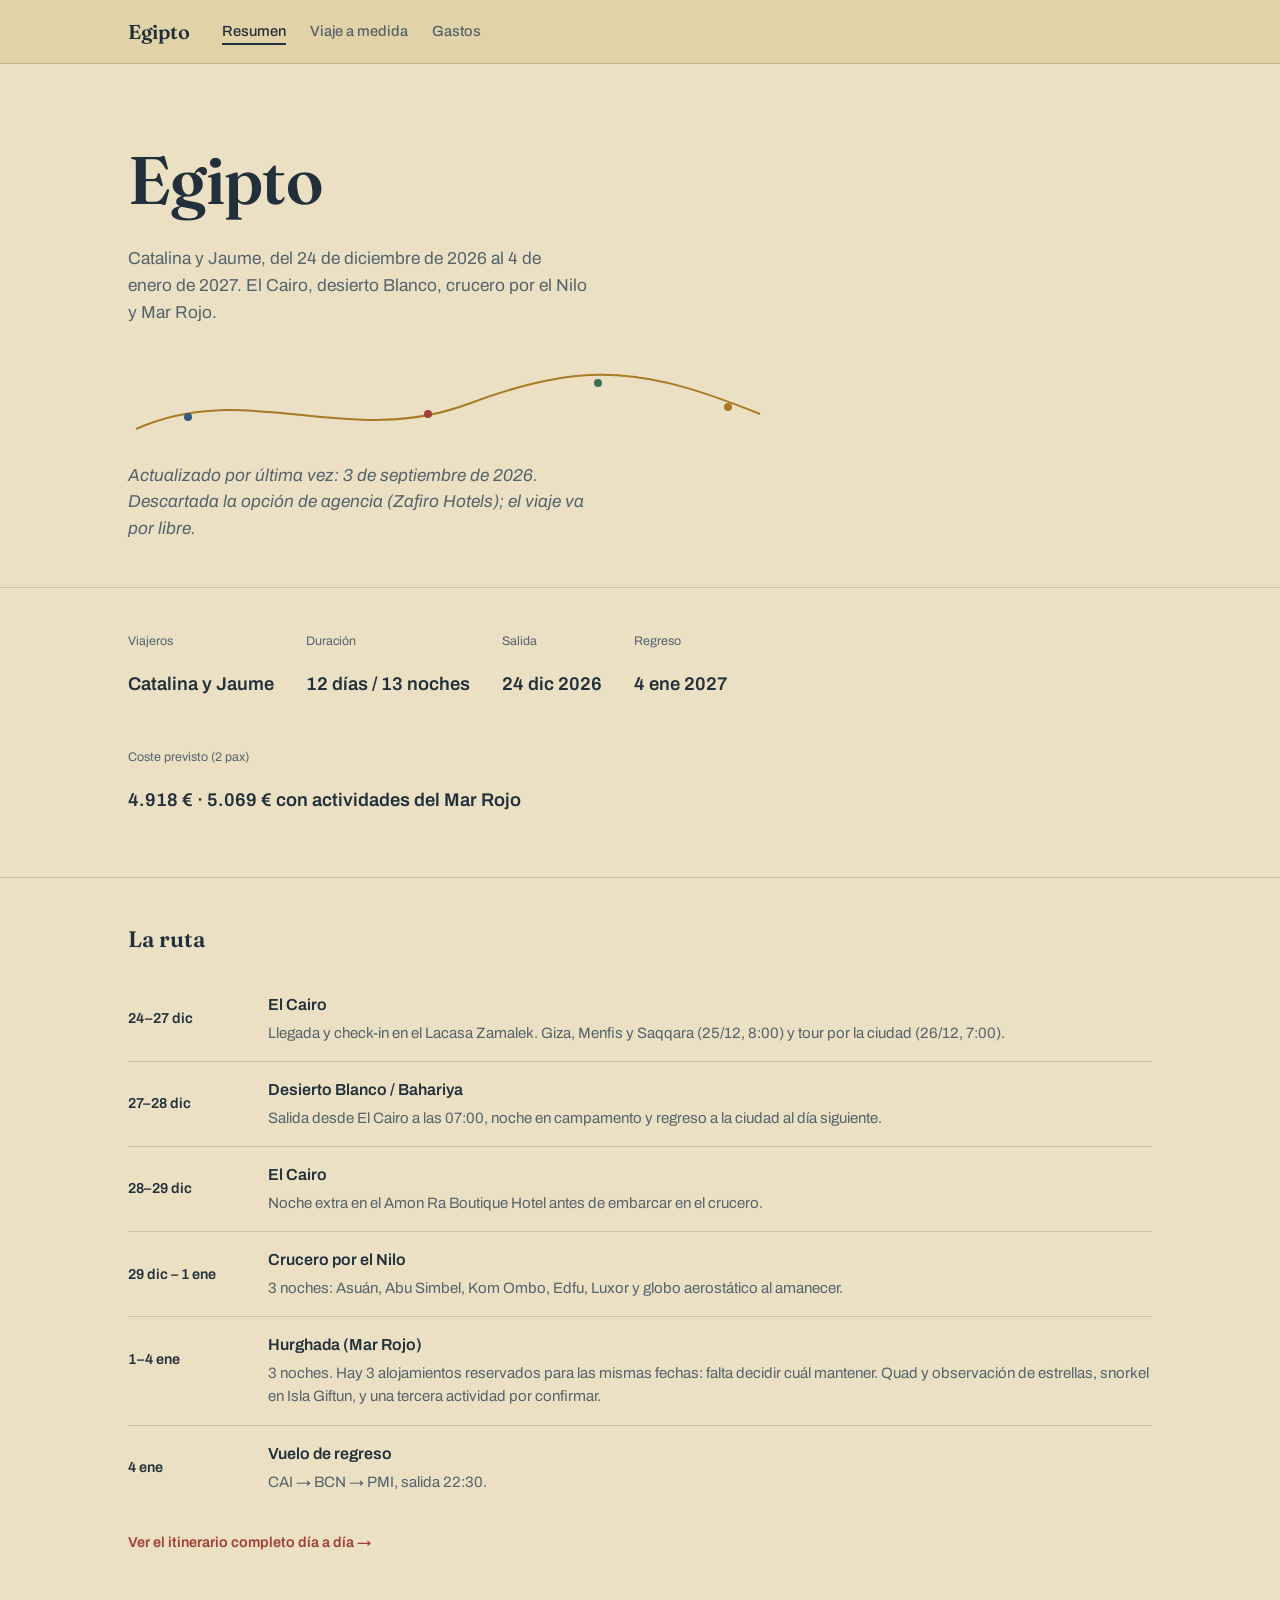
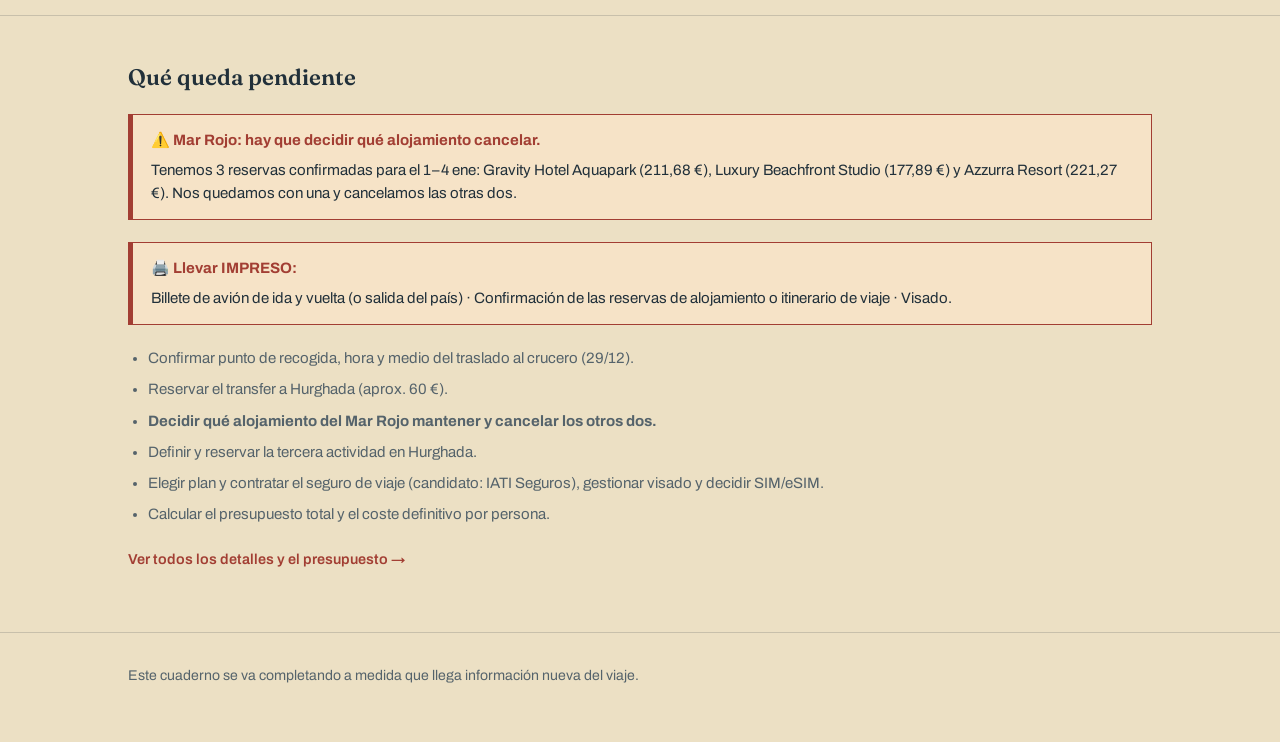
<file: index.html>
<!DOCTYPE html>
<html lang="es">
<head>
<meta charset="UTF-8">
<meta name="viewport" content="width=device-width, initial-scale=1.0">
<title>Egipto — resumen del viaje</title>
<link rel="preconnect" href="https://fonts.googleapis.com">
<link rel="preconnect" href="https://fonts.gstatic.com" crossorigin>
<link href="https://fonts.googleapis.com/css2?family=Fraunces:opsz,wght@9..144,300;9..144,500;9..144,600;9..144,700&family=Archivo:wght@400;500;600;700&display=swap" rel="stylesheet">
<link rel="stylesheet" href="styles.css">
</head>
<body>

  <nav class="topnav">
    <div class="wrap nav-inner">
      <a class="brand" href="index.html">Egipto</a>
      <ul>
        <li><a class="page-link active" href="index.html">Resumen</a></li>
        <li><a class="page-link" href="viaje-a-medida.html" style="--accent: var(--carnelian)">Viaje a medida</a></li>
        <li><a class="page-link" href="gastos.html" style="--accent: var(--malachite)">Gastos</a></li>
      </ul>
    </div>
  </nav>

  <header class="hero">
    <div class="wrap">
      <h1>Egipto</h1>
      <p>Catalina y Jaume, del 24 de diciembre de 2026 al 4 de enero de 2027. El Cairo, desierto Blanco, crucero por el Nilo y Mar Rojo.</p>
      <svg class="nile" viewBox="0 0 640 90" fill="none" xmlns="http://www.w3.org/2000/svg" role="presentation">
        <path d="M8 70 C 120 20, 220 90, 340 45 S 520 10, 632 55" stroke="#a97a24" stroke-width="2"/>
        <circle cx="60" cy="58" r="4" fill="#2d5d7b"/>
        <circle cx="300" cy="55" r="4" fill="#a23e33"/>
        <circle cx="470" cy="24" r="4" fill="#3c6e58"/>
        <circle cx="600" cy="48" r="4" fill="#a97a24"/>
      </svg>
      <p class="updated">Actualizado por última vez: 3 de septiembre de 2026. Descartada la opción de agencia (Zafiro Hotels); el viaje va por libre.</p>
    </div>
  </header>

  <section class="detail-section" style="border-bottom: 1px solid var(--line);">
    <div class="wrap">
      <div class="detail-meta" style="margin-top: 0;">
        <div>
          <p class="label">Viajeros</p>
          <p class="value">Catalina y Jaume</p>
        </div>
        <div>
          <p class="label">Duración</p>
          <p class="value">12 días / 13 noches</p>
        </div>
        <div>
          <p class="label">Salida</p>
          <p class="value">24 dic 2026</p>
        </div>
        <div>
          <p class="label">Regreso</p>
          <p class="value">4 ene 2027</p>
        </div>
        <div>
          <p class="label">Coste previsto (2 pax)</p>
          <p class="value">4.918 € · 5.069 € con actividades del Mar Rojo</p>
        </div>
      </div>
    </div>
  </section>

  <section class="detail-section">
    <div class="wrap">
      <h2>La ruta</h2>
      <ul class="day-list">
        <li>
          <p class="day-date">24–27 dic</p>
          <div><p class="day-title">El Cairo</p><p class="day-body">Llegada y check-in en el Lacasa Zamalek. Giza, Menfis y Saqqara (25/12, 8:00) y tour por la ciudad (26/12, 7:00).</p></div>
        </li>
        <li>
          <p class="day-date">27–28 dic</p>
          <div><p class="day-title">Desierto Blanco / Bahariya</p><p class="day-body">Salida desde El Cairo a las 07:00, noche en campamento y regreso a la ciudad al día siguiente.</p></div>
        </li>
        <li>
          <p class="day-date">28–29 dic</p>
          <div><p class="day-title">El Cairo</p><p class="day-body">Noche extra en el Amon Ra Boutique Hotel antes de embarcar en el crucero.</p></div>
        </li>
        <li>
          <p class="day-date">29 dic – 1 ene</p>
          <div><p class="day-title">Crucero por el Nilo</p><p class="day-body">3 noches: Asuán, Abu Simbel, Kom Ombo, Edfu, Luxor y globo aerostático al amanecer.</p></div>
        </li>
        <li>
          <p class="day-date">1–4 ene</p>
          <div><p class="day-title">Hurghada (Mar Rojo)</p><p class="day-body">3 noches. Hay 3 alojamientos reservados para las mismas fechas: falta decidir cuál mantener. Quad y observación de estrellas, snorkel en Isla Giftun, y una tercera actividad por confirmar.</p></div>
        </li>
        <li>
          <p class="day-date">4 ene</p>
          <div><p class="day-title">Vuelo de regreso</p><p class="day-body">CAI → BCN → PMI, salida 22:30.</p></div>
        </li>
      </ul>
      <p style="margin-top: 20px;"><a class="detail-link" href="viaje-a-medida.html" style="color: var(--carnelian);">Ver el itinerario completo día a día →</a></p>
    </div>
  </section>

  <section class="detail-section">
    <div class="wrap">
      <h2>Qué queda pendiente</h2>
      <div class="alert" role="alert">
        <p><strong>⚠️ Mar Rojo: hay que decidir qué alojamiento cancelar.</strong></p>
        <p>Tenemos 3 reservas confirmadas para el 1–4 ene: Gravity Hotel Aquapark (211,68 €), Luxury Beachfront Studio (177,89 €) y Azzurra Resort (221,27 €). Nos quedamos con una y cancelamos las otras dos.</p>
      </div>
      <div class="alert" role="note">
        <p><strong>🖨️ Llevar IMPRESO:</strong></p>
        <p>Billete de avión de ida y vuelta (o salida del país) · Confirmación de las reservas de alojamiento o itinerario de viaje · Visado.</p>
      </div>
      <ul class="notes-list">
        <li>Confirmar punto de recogida, hora y medio del traslado al crucero (29/12).</li>
        <li>Reservar el transfer a Hurghada (aprox. 60 €).</li>
        <li><strong>Decidir qué alojamiento del Mar Rojo mantener y cancelar los otros dos.</strong></li>
        <li>Definir y reservar la tercera actividad en Hurghada.</li>
        <li>Elegir plan y contratar el seguro de viaje (candidato: IATI Seguros), gestionar visado y decidir SIM/eSIM.</li>
        <li>Calcular el presupuesto total y el coste definitivo por persona.</li>
      </ul>
      <p style="margin-top: 20px;"><a class="detail-link" href="viaje-a-medida.html" style="color: var(--carnelian);">Ver todos los detalles y el presupuesto →</a></p>
    </div>
  </section>

  <footer>
    <div class="wrap">
      <p>Este cuaderno se va completando a medida que llega información nueva del viaje.</p>
    </div>
  </footer>

</body>
</html>
</file>
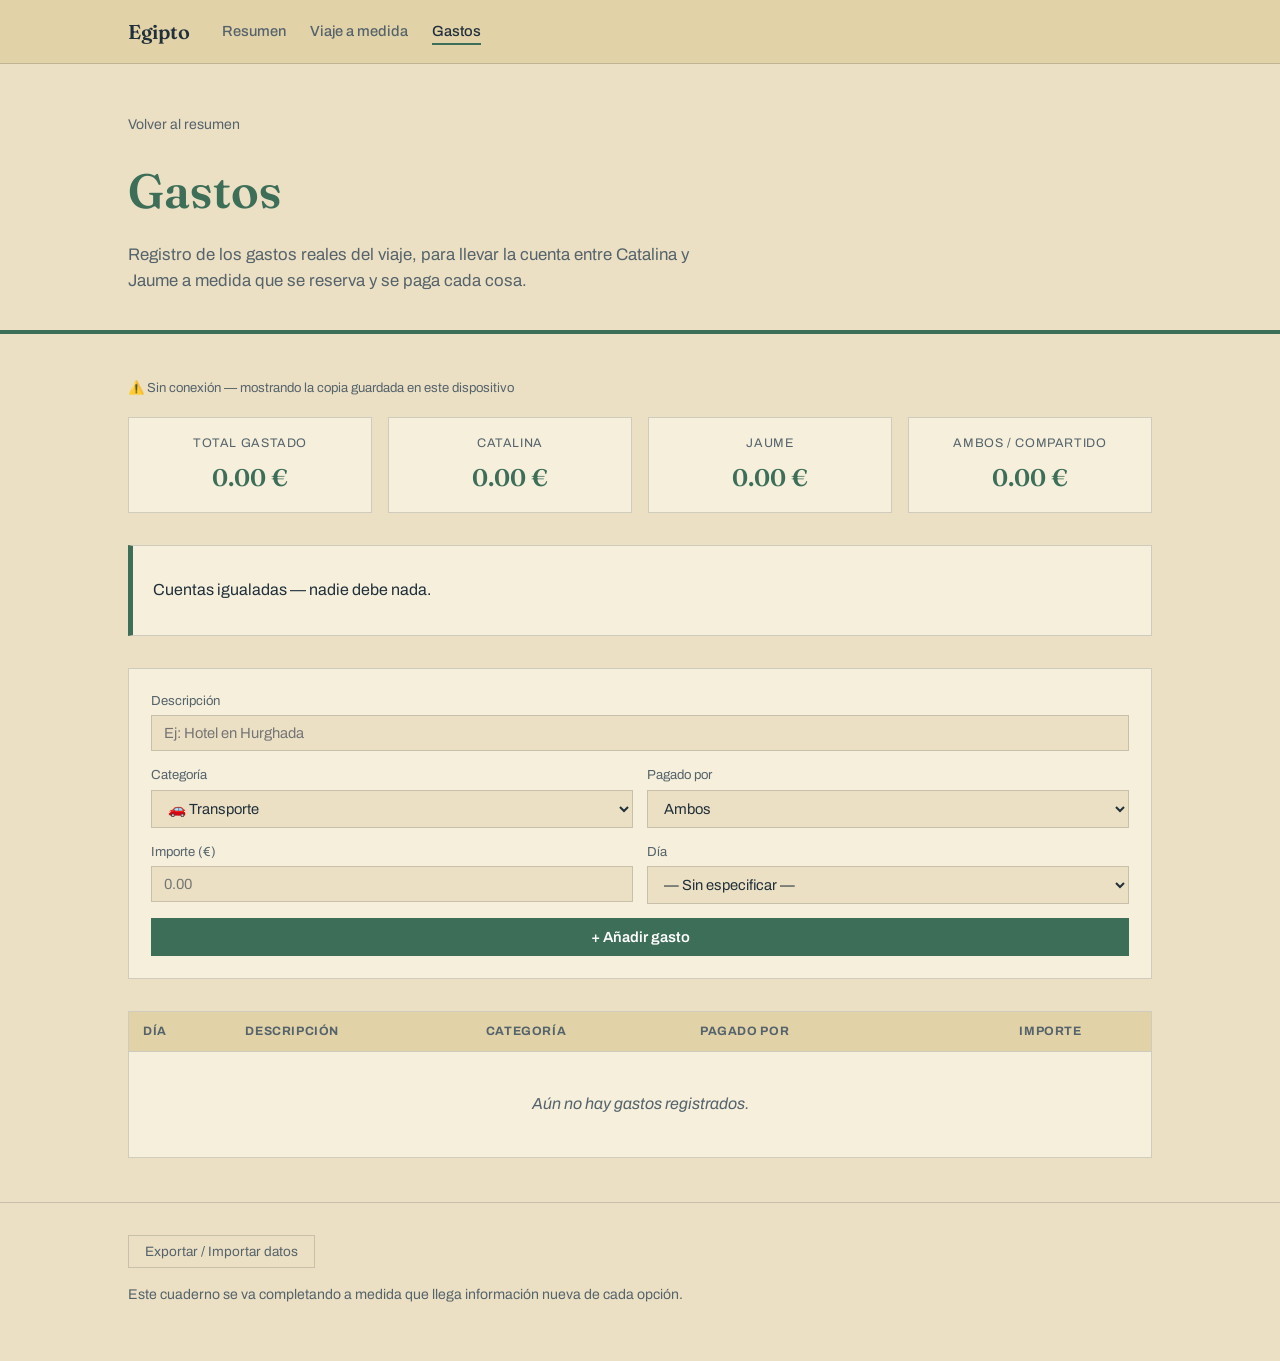
<file: gastos.html>
<!DOCTYPE html>
<html lang="es">
<head>
<meta charset="UTF-8">
<meta name="viewport" content="width=device-width, initial-scale=1.0">
<title>Gastos — Egipto</title>
<link rel="preconnect" href="https://fonts.googleapis.com">
<link rel="preconnect" href="https://fonts.gstatic.com" crossorigin>
<link href="https://fonts.googleapis.com/css2?family=Fraunces:opsz,wght@9..144,300;9..144,500;9..144,600;9..144,700&family=Archivo:wght@400;500;600;700&display=swap" rel="stylesheet">
<link rel="stylesheet" href="styles.css">
</head>
<body>

  <nav class="topnav">
    <div class="wrap nav-inner">
      <a class="brand" href="index.html">Egipto</a>
      <ul>
        <li><a class="page-link" href="index.html">Resumen</a></li>
        <li><a class="page-link" href="viaje-a-medida.html" style="--accent: var(--carnelian)">Viaje a medida</a></li>
        <li><a class="page-link active" href="gastos.html" style="--accent: var(--malachite)">Gastos</a></li>
      </ul>
    </div>
  </nav>

  <header class="detail-hero" style="--accent: var(--malachite)">
    <div class="wrap">
      <a class="back" href="index.html">Volver al resumen</a>
      <h1>Gastos</h1>
      <p class="lede">Registro de los gastos reales del viaje, para llevar la cuenta entre Catalina y Jaume a medida que se reserva y se paga cada cosa.</p>
    </div>
  </header>

  <section class="detail-section">
    <div class="wrap">

      <p class="sync-status" id="sync-status">🔄 Sincronizando…</p>

      <div class="gastos-stats" id="gastos-stats" style="--accent: var(--malachite)">
        <div class="gasto-stat">
          <div class="stat-label">Total gastado</div>
          <div class="stat-val" id="stat-total">0 €</div>
        </div>
        <div class="gasto-stat">
          <div class="stat-label">Catalina</div>
          <div class="stat-val" id="stat-cata">0 €</div>
        </div>
        <div class="gasto-stat">
          <div class="stat-label">Jaume</div>
          <div class="stat-val" id="stat-jaume">0 €</div>
        </div>
        <div class="gasto-stat">
          <div class="stat-label">Ambos / compartido</div>
          <div class="stat-val" id="stat-ambos">0 €</div>
        </div>
      </div>

      <div class="settle-box" id="settle-box" style="--accent: var(--malachite)">
        <p id="settle-text">Añade gastos para calcular quién debe dinero a quién.</p>
      </div>

      <div class="gastos-form" style="--accent: var(--malachite)">
        <div class="full">
          <label>Descripción</label>
          <input type="text" id="g-desc" placeholder="Ej: Hotel en Hurghada">
        </div>
        <div>
          <label>Categoría</label>
          <select id="g-cat">
            <option value="transporte">🚗 Transporte</option>
            <option value="alojamiento">🏨 Alojamiento</option>
            <option value="actividad">🐫 Actividad / Entrada</option>
            <option value="comida">🍽️ Comida</option>
            <option value="compras">🛍️ Compras</option>
            <option value="otro">📦 Otro</option>
          </select>
        </div>
        <div>
          <label>Pagado por</label>
          <select id="g-quien">
            <option value="ambos">Ambos</option>
            <option value="cata">Catalina</option>
            <option value="jaume">Jaume</option>
          </select>
        </div>
        <div>
          <label>Importe (€)</label>
          <input type="number" id="g-importe" placeholder="0.00" min="0" step="0.01">
        </div>
        <div>
          <label>Día</label>
          <select id="g-dia">
            <option value="">— Sin especificar —</option>
            <option value="24 dic">24 dic — Llegada a El Cairo</option>
            <option value="25 dic">25 dic — Tour por El Cairo</option>
            <option value="26 dic">26 dic — Giza, Menfis y Saqqara</option>
            <option value="27 dic">27 dic — Salida al desierto</option>
            <option value="28 dic">28 dic — Regreso a El Cairo</option>
            <option value="29 dic">29 dic — Comienzo del crucero</option>
            <option value="30 dic">30 dic — Crucero por el Nilo</option>
            <option value="31 dic">31 dic — Crucero por el Nilo</option>
            <option value="1 ene">1 ene — Traslado a Hurghada</option>
            <option value="2 ene">2 ene — Hurghada (quad)</option>
            <option value="3 ene">3 ene — Hurghada (snorkel)</option>
            <option value="4 ene">4 ene — Hurghada y vuelo de regreso</option>
          </select>
        </div>
        <div class="full">
          <button class="btn-add" onclick="addGasto()">+ Añadir gasto</button>
        </div>
      </div>

      <div class="gastos-table-wrap">
        <table class="gastos-table">
          <thead>
            <tr>
              <th>Día</th>
              <th>Descripción</th>
              <th>Categoría</th>
              <th>Pagado por</th>
              <th style="text-align:right;">Importe</th>
              <th></th>
            </tr>
          </thead>
          <tbody id="gastos-body"></tbody>
        </table>
        <div id="empty-gastos" class="empty-gastos">Aún no hay gastos registrados.</div>
      </div>

    </div>
  </section>

  <footer>
    <div class="wrap">
      <button class="sync-toggle" onclick="toggleSync()">Exportar / Importar datos</button>
      <div id="sync-panel" hidden>
        <div class="sync-box">
          <div class="sync-col">
            <p class="sync-label">Exportar — copia este texto y guárdalo o envíatelo</p>
            <textarea id="export-area" readonly rows="5" placeholder="Pulsa el botón para generar..."></textarea>
            <div style="display:flex; gap:8px; margin-top:8px;">
              <button class="btn-sync" onclick="doExport()">Generar</button>
              <button class="btn-sync" onclick="copyExport()">Copiar</button>
            </div>
          </div>
          <div class="sync-col">
            <p class="sync-label">Importar — pega aquí los datos del otro dispositivo</p>
            <textarea id="import-area" rows="5" placeholder="Pega aquí el texto exportado..."></textarea>
            <div style="margin-top:8px;">
              <button class="btn-sync btn-import" onclick="doImport()">Importar y aplicar</button>
            </div>
          </div>
        </div>
      </div>
      <p style="margin-top:16px;">Este cuaderno se va completando a medida que llega información nueva de cada opción.</p>
    </div>
  </footer>

<script>
const GASTOS_KEY = 'egipto_gastos';

const GASTOS_SEED = [];

function getGastos() {
  const stored = localStorage.getItem(GASTOS_KEY);
  if (stored === null) {
    saveGastos(GASTOS_SEED);
    return GASTOS_SEED;
  }
  return JSON.parse(stored);
}
function saveGastos(arr) {
  localStorage.setItem(GASTOS_KEY, JSON.stringify(arr));
}

const CAT_LABELS = {
  comida: '🍽️ Comida', transporte: '🚗 Transporte', actividad: '🐫 Actividad',
  alojamiento: '🏨 Alojamiento', compras: '🛍️ Compras', otro: '📦 Otro'
};
const QUIEN_LABELS = { ambos: 'Ambos', cata: 'Catalina', jaume: 'Jaume' };

function addGasto() {
  const desc = document.getElementById('g-desc').value.trim();
  const cat = document.getElementById('g-cat').value;
  const quien = document.getElementById('g-quien').value;
  const importe = parseFloat(document.getElementById('g-importe').value);
  const dia = document.getElementById('g-dia').value;
  if (!desc || isNaN(importe) || importe <= 0) {
    alert('Añade una descripción y un importe válido.');
    return;
  }
  const gastos = getGastos();
  gastos.push({ id: Date.now(), desc, cat, quien, importe, dia });
  saveGastos(gastos);
  document.getElementById('g-desc').value = '';
  document.getElementById('g-importe').value = '';
  document.getElementById('g-dia').value = '';
  renderGastos();
  syncNow();
}
function deleteGasto(id) {
  const gastos = getGastos();
  const g = gastos.find(x => x.id === id);
  if (g) g.deleted = true;
  saveGastos(gastos);
  renderGastos();
  syncNow();
}
function renderGastos() {
  const gastos = getGastos().filter(g => !g.deleted);
  const body = document.getElementById('gastos-body');
  const empty = document.getElementById('empty-gastos');
  body.innerHTML = '';
  empty.style.display = gastos.length === 0 ? 'block' : 'none';

  let total = 0, cata = 0, jaume = 0, ambos = 0;
  gastos.forEach(g => {
    total += g.importe;
    if (g.quien === 'cata') cata += g.importe;
    else if (g.quien === 'jaume') jaume += g.importe;
    else ambos += g.importe;

    const tr = document.createElement('tr');
    tr.innerHTML = `
      <td style="color:var(--ink-soft); font-size:0.82rem;">${g.dia || '—'}</td>
      <td>${g.desc}</td>
      <td><span class="cat-badge cat-${g.cat}">${CAT_LABELS[g.cat]}</span></td>
      <td style="color:var(--ink-soft);">${QUIEN_LABELS[g.quien]}</td>
      <td style="text-align:right; font-weight:700; color: var(--ochre);">${g.importe.toFixed(2)} €</td>
      <td><button class="btn-del" onclick="deleteGasto(${g.id})">✕</button></td>
    `;
    body.appendChild(tr);
  });

  const fmt = n => n.toFixed(2) + ' €';
  document.getElementById('stat-total').textContent = fmt(total);
  document.getElementById('stat-cata').textContent = fmt(cata);
  document.getElementById('stat-jaume').textContent = fmt(jaume);
  document.getElementById('stat-ambos').textContent = fmt(ambos);

  renderSettle(cata, jaume);
}

function renderSettle(cata, jaume) {
  const settleText = document.getElementById('settle-text');
  const diff = cata - jaume;
  const settle = Math.abs(diff) / 2;
  if (settle < 0.005) {
    settleText.innerHTML = 'Cuentas igualadas — nadie debe nada.';
  } else if (diff > 0) {
    settleText.innerHTML = `<strong>Jaume</strong> debe <strong>${settle.toFixed(2)} €</strong> a <strong>Catalina</strong>.`;
  } else {
    settleText.innerHTML = `<strong>Catalina</strong> debe <strong>${settle.toFixed(2)} €</strong> a <strong>Jaume</strong>.`;
  }
}

function toggleSync() {
  document.getElementById('sync-panel').hidden = !document.getElementById('sync-panel').hidden;
}
function doExport() {
  const v = localStorage.getItem(GASTOS_KEY);
  document.getElementById('export-area').value = v || '[]';
}
function copyExport() {
  const area = document.getElementById('export-area');
  if (!area.value) doExport();
  navigator.clipboard.writeText(area.value).then(() => alert('¡Copiado al portapapeles!')).catch(() => {
    area.select(); document.execCommand('copy'); alert('¡Copiado!');
  });
}
function doImport() {
  const text = document.getElementById('import-area').value.trim();
  if (!text) { alert('Pega primero los datos exportados.'); return; }
  try {
    const data = JSON.parse(text);
    saveGastos(mergeGastos(getGastos(), data));
    renderGastos();
    document.getElementById('import-area').value = '';
    alert('✅ Datos importados y combinados.');
    syncNow();
  } catch (e) {
    alert('❌ El texto no es válido. Asegúrate de copiar el texto completo.');
  }
}

/* ---------- Sincronización automática entre dispositivos (jsonbin.io) ---------- */

const JSONBIN_ID = '6a9d3611da38895dfe3f314c';
const JSONBIN_KEY = '$2a$10$SyL.bKAGgJ6lYQzMZgRiDunkPW7GZPWH2V5Db.rBOTPYkPyAX/IRy';
const JSONBIN_URL = `https://api.jsonbin.io/v3/b/${JSONBIN_ID}`;

function setSyncStatus(text) {
  const el = document.getElementById('sync-status');
  if (el) el.textContent = text;
}

// Combina dos listas de gastos por id. Un gasto marcado como borrado en
// cualquiera de las dos copias queda borrado en el resultado, para que
// sincronizar nunca "resucite" un gasto eliminado en otro dispositivo.
function mergeGastos(a, b) {
  const map = new Map();
  [...a, ...b].forEach(g => {
    const existing = map.get(g.id);
    if (!existing) { map.set(g.id, g); return; }
    map.set(g.id, (existing.deleted || g.deleted) ? { ...existing, ...g, deleted: true } : g);
  });
  return Array.from(map.values()).sort((x, y) => x.id - y.id);
}

async function syncNow() {
  try {
    setSyncStatus('🔄 Sincronizando…');
    const getRes = await fetch(`${JSONBIN_URL}/latest?t=${Date.now()}`, {
      headers: { 'X-Bin-Meta': 'false' }, cache: 'no-store'
    });
    if (!getRes.ok) throw new Error('No se pudo leer la nube');
    const remoteData = await getRes.json();
    const remoteGastos = Array.isArray(remoteData.gastos) ? remoteData.gastos : [];

    const merged = mergeGastos(getGastos(), remoteGastos);
    saveGastos(merged);
    renderGastos();

    const putRes = await fetch(JSONBIN_URL, {
      method: 'PUT',
      headers: { 'Content-Type': 'application/json', 'X-Master-Key': JSONBIN_KEY },
      body: JSON.stringify({ gastos: merged, updatedAt: Date.now() })
    });
    if (!putRes.ok) throw new Error('No se pudo guardar en la nube');

    setSyncStatus('☁️ Sincronizado con Catalina y Jaume');
  } catch (e) {
    setSyncStatus('⚠️ Sin conexión — mostrando la copia guardada en este dispositivo');
  }
}

renderGastos();
syncNow();
setInterval(syncNow, 20000);
document.addEventListener('visibilitychange', () => {
  if (document.visibilityState === 'visible') syncNow();
});
</script>

</body>
</html>
</file>
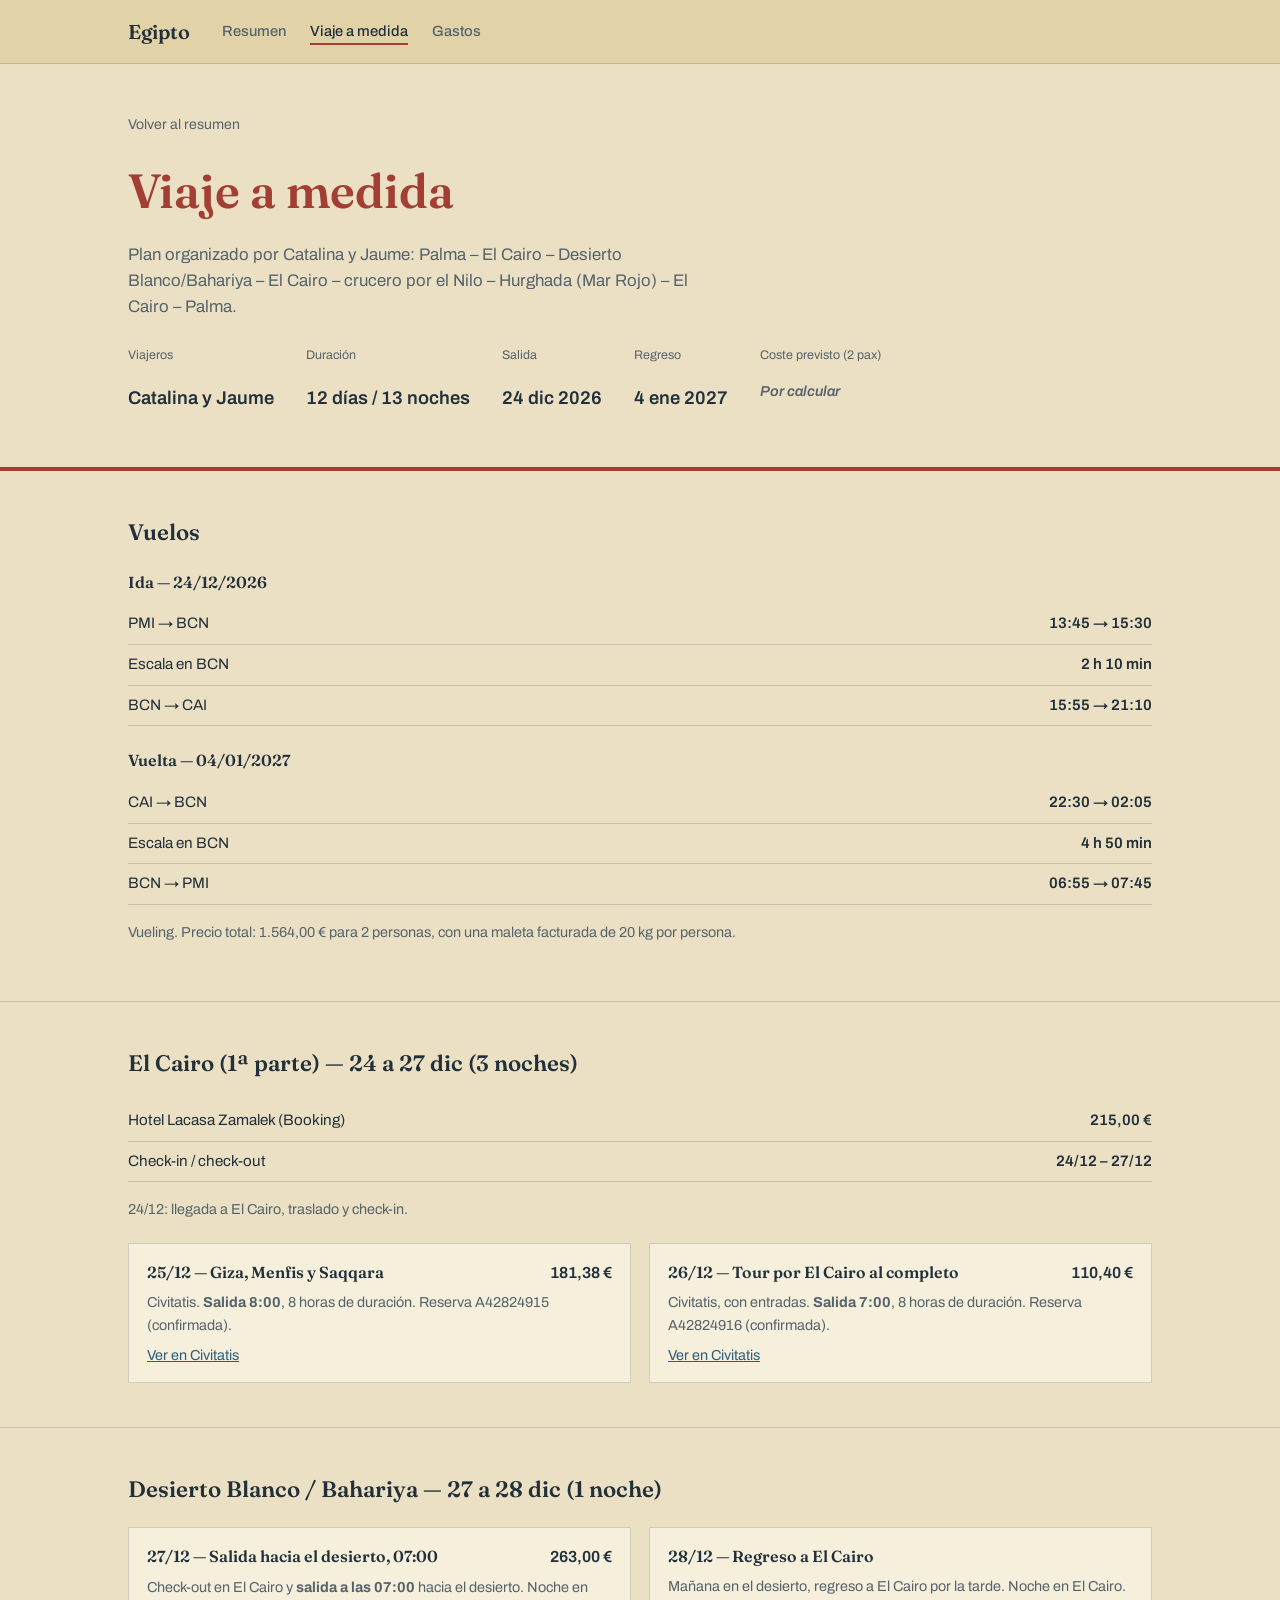
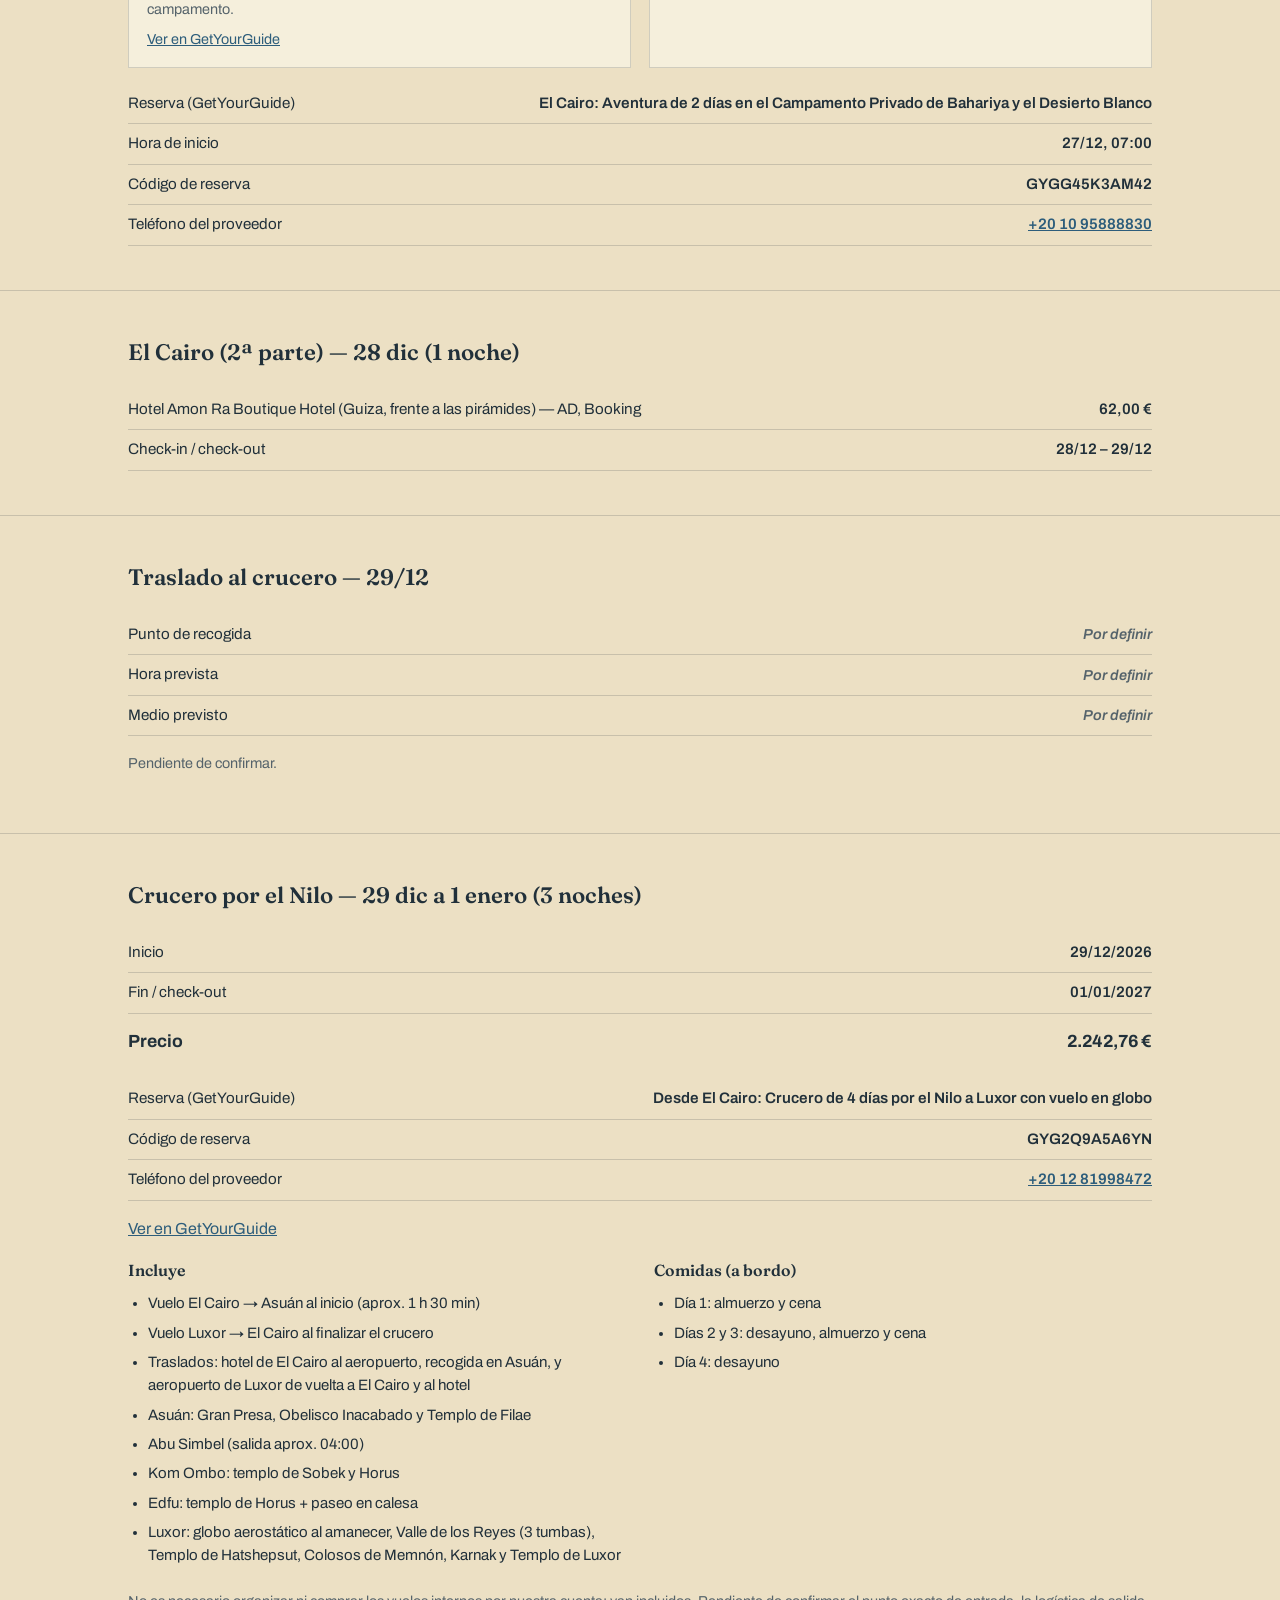
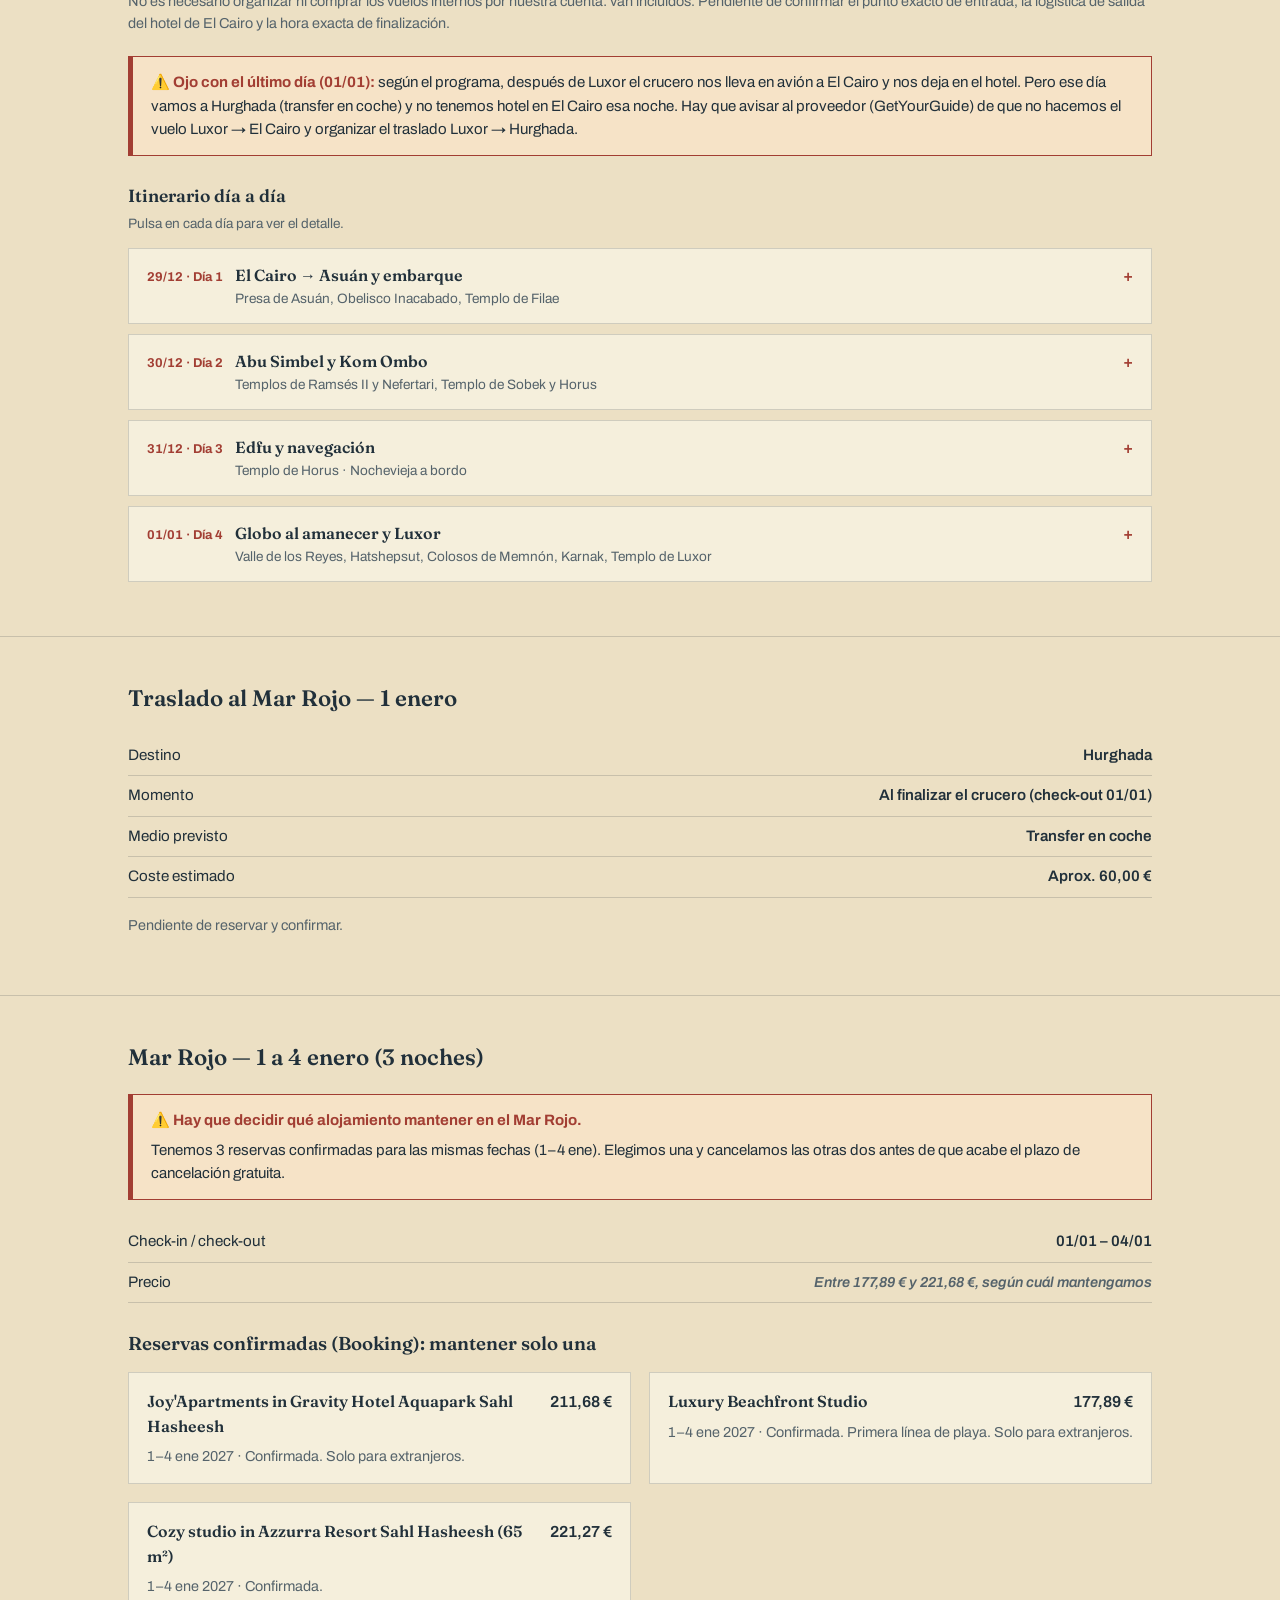
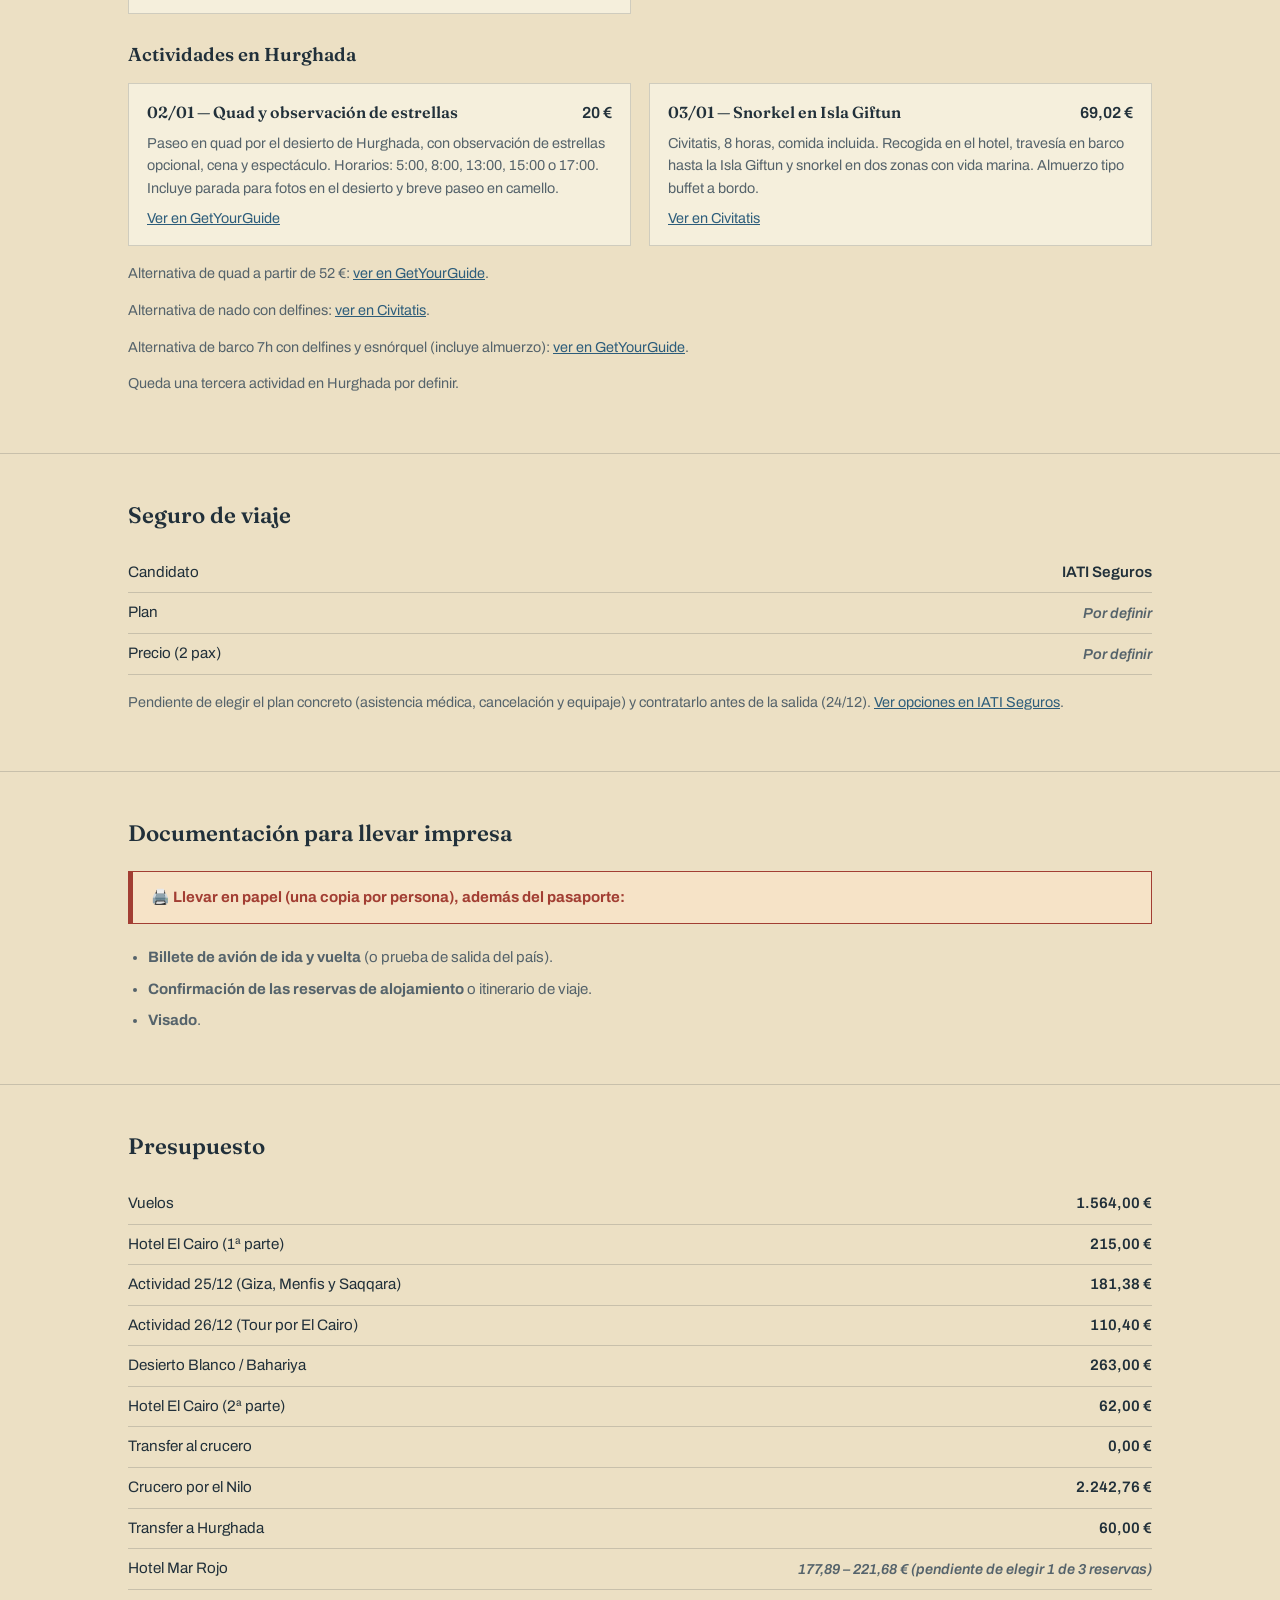
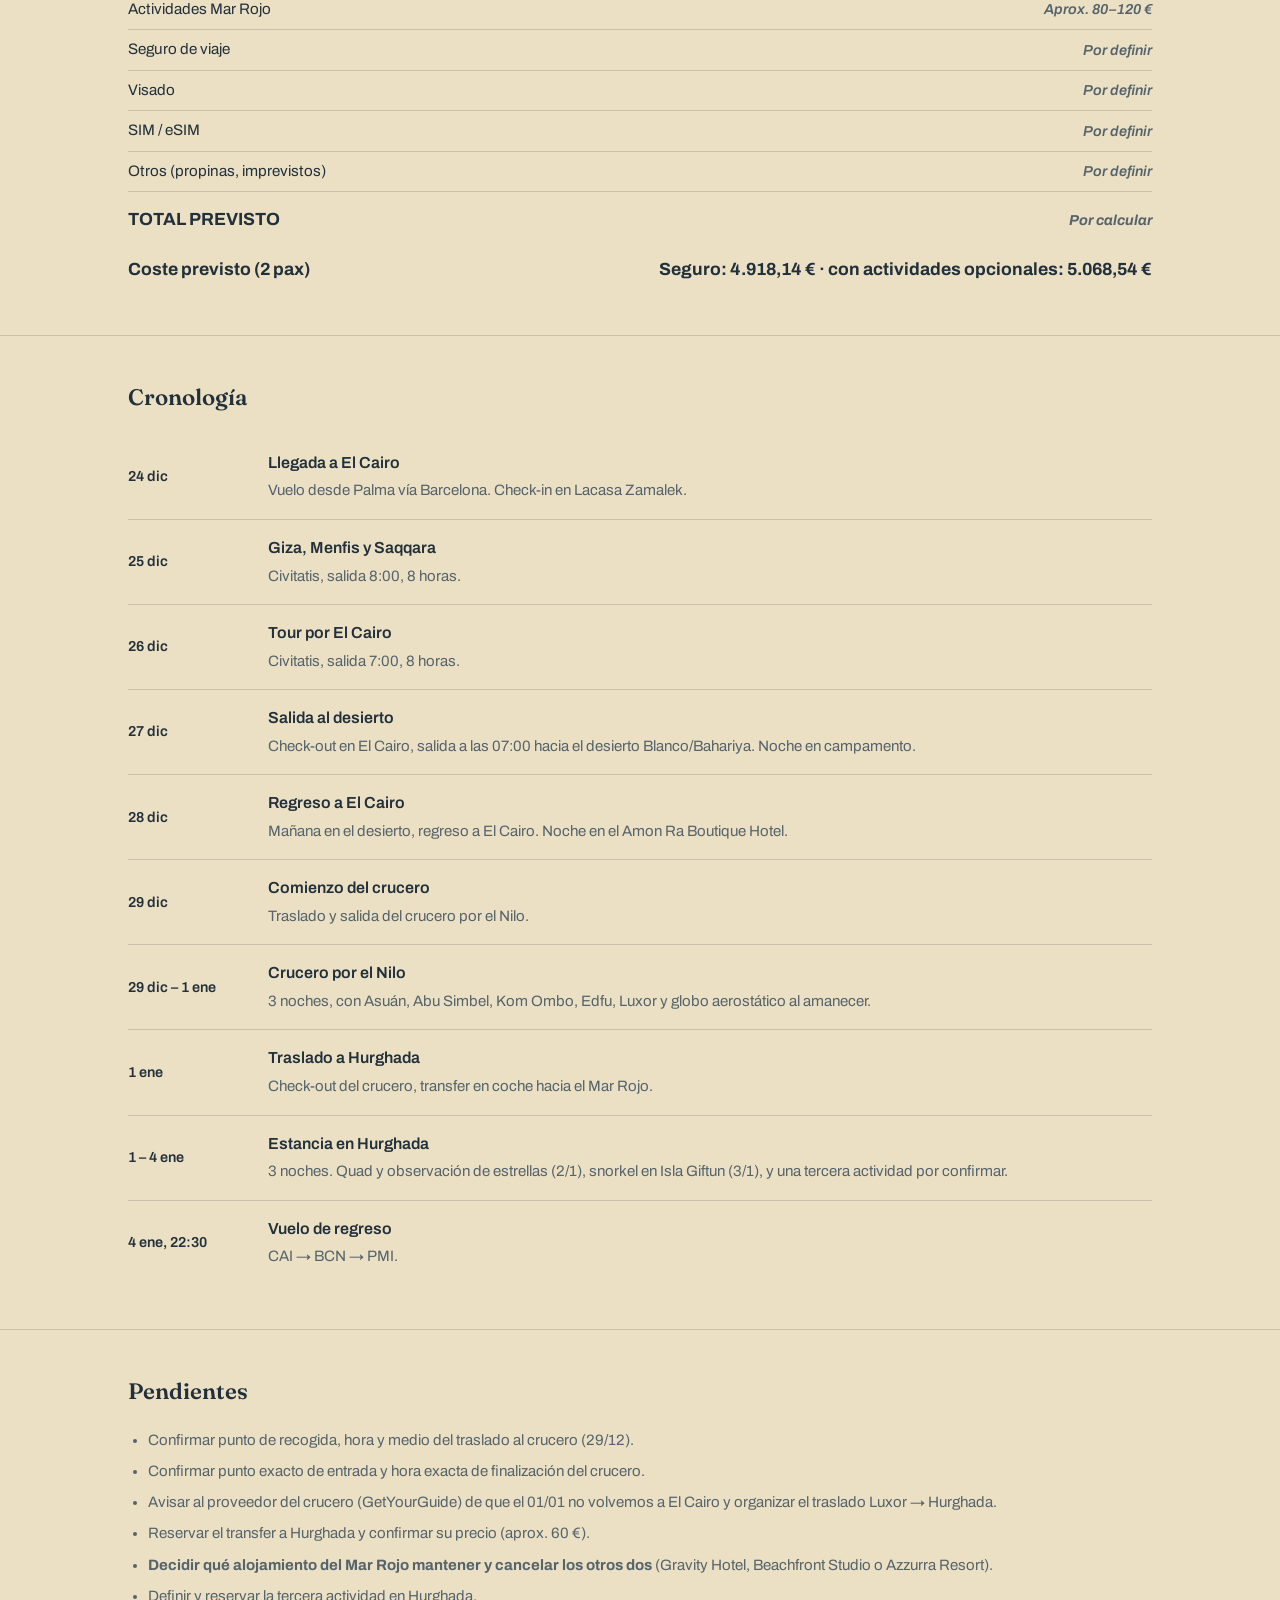
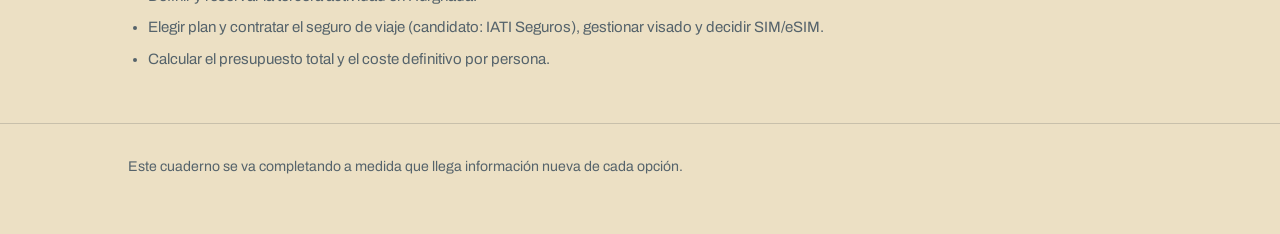
<file: viaje-a-medida.html>
<!DOCTYPE html>
<html lang="es">
<head>
<meta charset="UTF-8">
<meta name="viewport" content="width=device-width, initial-scale=1.0">
<title>Viaje a medida — Egipto</title>
<link rel="preconnect" href="https://fonts.googleapis.com">
<link rel="preconnect" href="https://fonts.gstatic.com" crossorigin>
<link href="https://fonts.googleapis.com/css2?family=Fraunces:opsz,wght@9..144,300;9..144,500;9..144,600;9..144,700&family=Archivo:wght@400;500;600;700&display=swap" rel="stylesheet">
<link rel="stylesheet" href="styles.css">
</head>
<body>

  <nav class="topnav">
    <div class="wrap nav-inner">
      <a class="brand" href="index.html">Egipto</a>
      <ul>
        <li><a class="page-link" href="index.html">Resumen</a></li>
        <li><a class="page-link active" href="viaje-a-medida.html" style="--accent: var(--carnelian)">Viaje a medida</a></li>
        <li><a class="page-link" href="gastos.html" style="--accent: var(--malachite)">Gastos</a></li>
      </ul>
    </div>
  </nav>

  <header class="detail-hero" style="--accent: var(--carnelian)">
    <div class="wrap">
      <a class="back" href="index.html">Volver al resumen</a>
      <h1>Viaje a medida</h1>
      <p class="lede">Plan organizado por Catalina y Jaume: Palma – El Cairo – Desierto Blanco/Bahariya – El Cairo – crucero por el Nilo – Hurghada (Mar Rojo) – El Cairo – Palma.</p>
      <div class="detail-meta">
        <div>
          <p class="label">Viajeros</p>
          <p class="value">Catalina y Jaume</p>
        </div>
        <div>
          <p class="label">Duración</p>
          <p class="value">12 días / 13 noches</p>
        </div>
        <div>
          <p class="label">Salida</p>
          <p class="value">24 dic 2026</p>
        </div>
        <div>
          <p class="label">Regreso</p>
          <p class="value">4 ene 2027</p>
        </div>
        <div>
          <p class="label">Coste previsto (2 pax)</p>
          <p class="value empty">Por calcular</p>
        </div>
      </div>
    </div>
  </header>

  <section class="detail-section">
    <div class="wrap">
      <h2>Vuelos</h2>
      <h3 style="font-size:1rem; margin-bottom:10px;">Ida — 24/12/2026</h3>
      <table class="price-table">
        <tr><td>PMI → BCN</td><td>13:45 → 15:30</td></tr>
        <tr><td>Escala en BCN</td><td>2 h 10 min</td></tr>
        <tr><td>BCN → CAI</td><td>15:55 → 21:10</td></tr>
      </table>
      <h3 style="font-size:1rem; margin:22px 0 10px;">Vuelta — 04/01/2027</h3>
      <table class="price-table">
        <tr><td>CAI → BCN</td><td>22:30 → 02:05</td></tr>
        <tr><td>Escala en BCN</td><td>4 h 50 min</td></tr>
        <tr><td>BCN → PMI</td><td>06:55 → 07:45</td></tr>
      </table>
      <p style="margin-top:16px; color: var(--ink-soft); font-size: 0.9rem;">Vueling. Precio total: 1.564,00 € para 2 personas, con una maleta facturada de 20 kg por persona.</p>
    </div>
  </section>

  <section class="detail-section">
    <div class="wrap">
      <h2>El Cairo (1ª parte) — 24 a 27 dic (3 noches)</h2>
      <table class="price-table">
        <tr><td>Hotel Lacasa Zamalek (Booking)</td><td>215,00 €</td></tr>
        <tr><td>Check-in / check-out</td><td>24/12 – 27/12</td></tr>
      </table>
      <p style="margin-top:16px; color: var(--ink-soft); font-size: 0.9rem;">24/12: llegada a El Cairo, traslado y check-in.</p>

      <div class="optionals-grid" style="margin-top:22px;">
        <div class="optional-card">
          <div class="opt-head"><h3>25/12 — Giza, Menfis y Saqqara</h3><span class="price">181,38 €</span></div>
          <p>Civitatis. <strong>Salida 8:00</strong>, 8 horas de duración. Reserva A42824915 (confirmada).</p>
          <p style="margin-top:8px;"><a href="https://www.civitatis.com/es/el-cairo/piramides-giza-menfis-saqqara/?aid=1051#activity-navbar" target="_blank" rel="noopener">Ver en Civitatis</a></p>
        </div>
        <div class="optional-card">
          <div class="opt-head"><h3>26/12 — Tour por El Cairo al completo</h3><span class="price">110,40 €</span></div>
          <p>Civitatis, con entradas. <strong>Salida 7:00</strong>, 8 horas de duración. Reserva A42824916 (confirmada).</p>
          <p style="margin-top:8px;"><a href="https://www.civitatis.com/es/el-cairo/tour-el-cairo/?aid=1051" target="_blank" rel="noopener">Ver en Civitatis</a></p>
        </div>
      </div>
    </div>
  </section>

  <section class="detail-section">
    <div class="wrap">
      <h2>Desierto Blanco / Bahariya — 27 a 28 dic (1 noche)</h2>
      <div class="optionals-grid">
        <div class="optional-card">
          <div class="opt-head"><h3>27/12 — Salida hacia el desierto, 07:00</h3><span class="price">263,00 €</span></div>
          <p>Check-out en El Cairo y <strong>salida a las 07:00</strong> hacia el desierto. Noche en campamento.</p>
          <p style="margin-top:8px;"><a href="https://www.getyourguide.com/el-cairo-l92/el-cairo-aventura-de-2-dias-en-el-campamento-privado-de-bahariya-y-el-desierto-blanco-t444057/?ranking_uuid=8b68f977-e955-4882-91d4-73bd97f3e66d&q=Desierto+Blanco&adults=2" target="_blank" rel="noopener">Ver en GetYourGuide</a></p>
        </div>
        <div class="optional-card">
          <div class="opt-head"><h3>28/12 — Regreso a El Cairo</h3></div>
          <p>Mañana en el desierto, regreso a El Cairo por la tarde. Noche en El Cairo.</p>
        </div>
      </div>
      <table class="price-table" style="margin-top:16px;">
        <tr><td>Reserva (GetYourGuide)</td><td>El Cairo: Aventura de 2 días en el Campamento Privado de Bahariya y el Desierto Blanco</td></tr>
        <tr><td>Hora de inicio</td><td>27/12, 07:00</td></tr>
        <tr><td>Código de reserva</td><td>GYGG45K3AM42</td></tr>
        <tr><td>Teléfono del proveedor</td><td><a href="tel:+201095888830">+20 10 95888830</a></td></tr>
      </table>
    </div>
  </section>

  <section class="detail-section">
    <div class="wrap">
      <h2>El Cairo (2ª parte) — 28 dic (1 noche)</h2>
      <table class="price-table">
        <tr><td>Hotel Amon Ra Boutique Hotel (Guiza, frente a las pirámides) — AD, Booking</td><td>62,00 €</td></tr>
        <tr><td>Check-in / check-out</td><td>28/12 – 29/12</td></tr>
      </table>
    </div>
  </section>

  <section class="detail-section">
    <div class="wrap">
      <h2>Traslado al crucero — 29/12</h2>
      <table class="price-table">
        <tr><td>Punto de recogida</td><td class="empty">Por definir</td></tr>
        <tr><td>Hora prevista</td><td class="empty">Por definir</td></tr>
        <tr><td>Medio previsto</td><td class="empty">Por definir</td></tr>
      </table>
      <p style="margin-top:16px; color: var(--ink-soft); font-size: 0.9rem;">Pendiente de confirmar.</p>
    </div>
  </section>

  <section class="detail-section">
    <div class="wrap">
      <h2>Crucero por el Nilo — 29 dic a 1 enero (3 noches)</h2>
      <table class="price-table">
        <tr><td>Inicio</td><td>29/12/2026</td></tr>
        <tr><td>Fin / check-out</td><td>01/01/2027</td></tr>
        <tr class="total"><td>Precio</td><td>2.242,76 €</td></tr>
      </table>
      <table class="price-table" style="margin-top:16px;">
        <tr><td>Reserva (GetYourGuide)</td><td>Desde El Cairo: Crucero de 4 días por el Nilo a Luxor con vuelo en globo</td></tr>
        <tr><td>Código de reserva</td><td>GYG2Q9A5A6YN</td></tr>
        <tr><td>Teléfono del proveedor</td><td><a href="tel:+201281998472">+20 12 81998472</a></td></tr>
      </table>
      <p style="margin:16px 0;"><a href="https://www.getyourguide.com/el-cairo-l92/desde-el-cairo-crucero-de-4-dias-por-el-nilo-a-luxor-con-globo-y-vuelos-t448134?ranking_uuid=5fc2344f-ddb6-4be5-a56f-88624cc1c28e&q=Mar+Rojo&adults=2&date_from=2026-12-29" target="_blank" rel="noopener">Ver en GetYourGuide</a></p>

      <div class="two-col" style="margin-top:10px;">
        <div>
          <h3>Incluye</h3>
          <ul>
            <li>Vuelo El Cairo → Asuán al inicio (aprox. 1 h 30 min)</li>
            <li>Vuelo Luxor → El Cairo al finalizar el crucero</li>
            <li>Traslados: hotel de El Cairo al aeropuerto, recogida en Asuán, y aeropuerto de Luxor de vuelta a El Cairo y al hotel</li>
            <li>Asuán: Gran Presa, Obelisco Inacabado y Templo de Filae</li>
            <li>Abu Simbel (salida aprox. 04:00)</li>
            <li>Kom Ombo: templo de Sobek y Horus</li>
            <li>Edfu: templo de Horus + paseo en calesa</li>
            <li>Luxor: globo aerostático al amanecer, Valle de los Reyes (3 tumbas), Templo de Hatshepsut, Colosos de Memnón, Karnak y Templo de Luxor</li>
          </ul>
        </div>
        <div>
          <h3>Comidas (a bordo)</h3>
          <ul>
            <li>Día 1: almuerzo y cena</li>
            <li>Días 2 y 3: desayuno, almuerzo y cena</li>
            <li>Día 4: desayuno</li>
          </ul>
        </div>
      </div>
      <p style="margin-top:16px; color: var(--ink-soft); font-size: 0.9rem;">No es necesario organizar ni comprar los vuelos internos por nuestra cuenta: van incluidos. Pendiente de confirmar el punto exacto de entrada, la logística de salida del hotel de El Cairo y la hora exacta de finalización.</p>

      <div class="alert" role="alert" style="margin-top:22px;">
        <p><strong>⚠️ Ojo con el último día (01/01):</strong> según el programa, después de Luxor el crucero nos lleva en avión a El Cairo y nos deja en el hotel. Pero ese día vamos a Hurghada (transfer en coche) y no tenemos hotel en El Cairo esa noche. Hay que avisar al proveedor (GetYourGuide) de que no hacemos el vuelo Luxor → El Cairo y organizar el traslado Luxor → Hurghada.</p>
      </div>

      <div class="itinerary">
        <h3>Itinerario día a día</h3>
        <p class="hint">Pulsa en cada día para ver el detalle.</p>

        <details class="day-details">
          <summary><span class="dd-date">29/12 · Día 1</span><span class="dd-title">El Cairo → Asuán y embarque<span class="dd-sub">Presa de Asuán, Obelisco Inacabado, Templo de Filae</span></span></summary>
          <div class="dd-body">
            <p class="key">⏰ <strong>Recogida en el hotel de El Cairo a primera hora</strong> para ir al aeropuerto. Vuelo incluido a Asuán (aprox. 1 h 30 min).</p>
            <ol>
              <li><strong>Llegada a Asuán.</strong> <span>Nos esperan el guía y el chófer privados.</span></li>
              <li><strong>Presa Alta de Asuán.</strong> <span>Una de las mayores presas de terraplén del mundo.</span></li>
              <li><strong>Obelisco Inacabado.</strong> <span>Muestra cómo se tallaba la piedra en el antiguo Egipto.</span></li>
              <li><strong>Templo de Filae.</strong> <span>Se llega en lancha motora. Época ptolemaica, dedicado a la diosa Isis.</span></li>
              <li><strong>Embarque en el crucero de 5 estrellas.</strong> <span>Almuerzo y tarde de descanso a bordo. Cena por la noche.</span></li>
            </ol>
            <p class="key">🌙 <strong>Por la noche:</strong> pedir en recepción del barco la <strong>caja de desayuno</strong> para la excursión del día siguiente a Abu Simbel.</p>
            <p class="meals"><strong>Comidas:</strong> almuerzo y cena (a bordo).</p>
          </div>
        </details>

        <details class="day-details">
          <summary><span class="dd-date">30/12 · Día 2</span><span class="dd-title">Abu Simbel y Kom Ombo<span class="dd-sub">Templos de Ramsés II y Nefertari, Templo de Sobek y Horus</span></span></summary>
          <div class="dd-body">
            <p class="key">⏰ <strong>Salida a las 4:00</strong> con la caja de desayuno. Furgoneta con aire acondicionado, en grupo, unas <strong>4 horas</strong> hasta Abu Simbel.</p>
            <ol>
              <li><strong>Abu Simbel.</strong> <span>Visita guiada a los templos colosales excavados en la roca de Ramsés II y su reina Nefertari.</span></li>
              <li><strong>Vuelta al barco para almorzar.</strong> <span>Empezamos a navegar hacia Kom Ombo.</span></li>
              <li><strong>Templo de Kom Ombo.</strong> <span>Dedicado a dos dioses a la vez: Sobek y Horus. Nos recoge el guía al llegar.</span></li>
              <li><strong>Cena y noche a bordo.</strong></li>
            </ol>
            <p class="meals"><strong>Comidas:</strong> desayuno, almuerzo y cena (a bordo).</p>
          </div>
        </details>

        <details class="day-details">
          <summary><span class="dd-date">31/12 · Día 3</span><span class="dd-title">Edfu y navegación<span class="dd-sub">Templo de Horus · Nochevieja a bordo</span></span></summary>
          <div class="dd-body">
            <ol>
              <li><strong>Templo de Edfu.</strong> <span>Después del desayuno, en calesa tirada por caballos. Uno de los templos mejor conservados de Egipto.</span></li>
              <li><strong>Almuerzo a bordo</strong> <span>y tarde navegando por el Nilo.</span></li>
              <li><strong>Última cena y última noche en el crucero.</strong> <span>Es Nochevieja 🎉</span></li>
            </ol>
            <p class="key">🧳 Dejar las maletas preparadas: al día siguiente hay que salir del camarote muy temprano.</p>
            <p class="meals"><strong>Comidas:</strong> desayuno, almuerzo y cena (a bordo).</p>
          </div>
        </details>

        <details class="day-details">
          <summary><span class="dd-date">01/01 · Día 4</span><span class="dd-title">Globo al amanecer y Luxor<span class="dd-sub">Valle de los Reyes, Hatshepsut, Colosos de Memnón, Karnak, Templo de Luxor</span></span></summary>
          <div class="dd-body">
            <p class="key">⏰ <strong>Madrugón:</strong> salir del camarote y <strong>dejar el equipaje en la recepción del barco</strong> antes del globo.</p>
            <ol>
              <li><strong>Globo aerostático al amanecer</strong> <span>sobre Luxor y el valle del Nilo: templos, tumbas y campos de cultivo con la luz dorada de la mañana.</span></li>
              <li><strong>Valle de los Reyes.</strong> <span>Lugar de descanso de los faraones. Entrada a 3 tumbas reales.</span></li>
              <li><strong>Templo de Hatshepsut.</strong> <span>Construido en los acantilados de Deir el-Bahari.</span></li>
              <li><strong>Colosos de Memnón.</strong> <span>Dos enormes estatuas sentadas de Amenhotep III.</span></li>
              <li><strong>Templo de Karnak</strong> <span>(orilla este). Uno de los complejos religiosos más grandes del mundo.</span></li>
              <li><strong>Templo de Luxor.</strong> <span>Unido a Karnak por la Avenida de las Esfinges.</span></li>
              <li><strong>Vuelta al barco a recoger el equipaje.</strong></li>
              <li><strong>Según el programa:</strong> <span>traslado al aeropuerto de Luxor, vuelo a El Cairo y traslado al hotel. <em>En nuestro caso, cambiar por el traslado a Hurghada (ver aviso arriba).</em></span></li>
            </ol>
            <p class="meals"><strong>Comidas:</strong> solo desayuno.</p>
          </div>
        </details>
      </div>
    </div>
  </section>

  <section class="detail-section">
    <div class="wrap">
      <h2>Traslado al Mar Rojo — 1 enero</h2>
      <table class="price-table">
        <tr><td>Destino</td><td>Hurghada</td></tr>
        <tr><td>Momento</td><td>Al finalizar el crucero (check-out 01/01)</td></tr>
        <tr><td>Medio previsto</td><td>Transfer en coche</td></tr>
        <tr><td>Coste estimado</td><td>Aprox. 60,00 €</td></tr>
      </table>
      <p style="margin-top:16px; color: var(--ink-soft); font-size: 0.9rem;">Pendiente de reservar y confirmar.</p>
    </div>
  </section>

  <section class="detail-section">
    <div class="wrap">
      <h2>Mar Rojo — 1 a 4 enero (3 noches)</h2>
      <div class="alert" role="alert">
        <p><strong>⚠️ Hay que decidir qué alojamiento mantener en el Mar Rojo.</strong></p>
        <p>Tenemos 3 reservas confirmadas para las mismas fechas (1–4 ene). Elegimos una y cancelamos las otras dos antes de que acabe el plazo de cancelación gratuita.</p>
      </div>
      <table class="price-table">
        <tr><td>Check-in / check-out</td><td>01/01 – 04/01</td></tr>
        <tr><td>Precio</td><td class="empty">Entre 177,89 € y 221,68 €, según cuál mantengamos</td></tr>
      </table>

      <h3 style="margin:26px 0 14px;">Reservas confirmadas (Booking): mantener solo una</h3>
      <div class="optionals-grid">
        <div class="optional-card">
          <div class="opt-head"><h3>Joy'Apartments in Gravity Hotel Aquapark Sahl Hasheesh</h3><span class="price">211,68 €</span></div>
          <p>1–4 ene 2027 · Confirmada. Solo para extranjeros.</p>
        </div>
        <div class="optional-card">
          <div class="opt-head"><h3>Luxury Beachfront Studio</h3><span class="price">177,89 €</span></div>
          <p>1–4 ene 2027 · Confirmada. Primera línea de playa. Solo para extranjeros.</p>
        </div>
        <div class="optional-card">
          <div class="opt-head"><h3>Cozy studio in Azzurra Resort Sahl Hasheesh (65 m²)</h3><span class="price">221,27 €</span></div>
          <p>1–4 ene 2027 · Confirmada.</p>
        </div>
      </div>

      <h3 style="margin:26px 0 14px;">Actividades en Hurghada</h3>
      <div class="optionals-grid">
        <div class="optional-card">
          <div class="opt-head"><h3>02/01 — Quad y observación de estrellas</h3><span class="price">20 €</span></div>
          <p>Paseo en quad por el desierto de Hurghada, con observación de estrellas opcional, cena y espectáculo. Horarios: 5:00, 8:00, 13:00, 15:00 o 17:00. Incluye parada para fotos en el desierto y breve paseo en camello.</p>
          <p style="margin-top:8px;"><a href="https://www.getyourguide.com/bahia-de-makadi-l4675/makadi-bay-paseo-en-quad-taller-de-observacion-de-estrellas-cena-y-espectaculo-t1413092?ranking_uuid=59f0da59-9831-496a-a0ec-d0d1823bb3a8&q=Hurghada&adults=2&date_from=2026-12-02" target="_blank" rel="noopener">Ver en GetYourGuide</a></p>
        </div>
        <div class="optional-card">
          <div class="opt-head"><h3>03/01 — Snorkel en Isla Giftun</h3><span class="price">69,02 €</span></div>
          <p>Civitatis, 8 horas, comida incluida. Recogida en el hotel, travesía en barco hasta la Isla Giftun y snorkel en dos zonas con vida marina. Almuerzo tipo buffet a bordo.</p>
          <p style="margin-top:8px;"><a href="https://www.civitatis.com/es/hurghada/snorkel-isla-giftun/#travelerGallery" target="_blank" rel="noopener">Ver en Civitatis</a></p>
        </div>
      </div>
      <p style="margin-top:16px; color: var(--ink-soft); font-size: 0.9rem;">Alternativa de quad a partir de 52 €: <a href="https://www.getyourguide.com/es-es/hurgada-l403/hurghada-quad-por-el-desierto-barbacoa-y-traslado-t1106644?date_from=2027-01-02" target="_blank" rel="noopener">ver en GetYourGuide</a>.</p>
      <p style="margin-top:8px; color: var(--ink-soft); font-size: 0.9rem;">Alternativa de nado con delfines: <a href="https://www.civitatis.com/es/hurghada/nado-delfines-hurghada/" target="_blank" rel="noopener">ver en Civitatis</a>.</p>
      <p style="margin-top:8px; color: var(--ink-soft); font-size: 0.9rem;">Alternativa de barco 7h con delfines y esnórquel (incluye almuerzo): <a href="https://www.getyourguide.com/hurgada-l403/hurgada-tour-en-barco-de-7-horas-con-delfines-esnorquel-y-almuerzo-t1136565/?ranking_uuid=59f0da59-9831-496a-a0ec-d0d1823bb3a8&q=Hurghada&adults=2" target="_blank" rel="noopener">ver en GetYourGuide</a>.</p>
      <p style="margin-top:8px; color: var(--ink-soft); font-size: 0.9rem;">Queda una tercera actividad en Hurghada por definir.</p>
    </div>
  </section>

  <section class="detail-section">
    <div class="wrap">
      <h2>Seguro de viaje</h2>
      <table class="price-table">
        <tr><td>Candidato</td><td>IATI Seguros</td></tr>
        <tr><td>Plan</td><td class="empty">Por definir</td></tr>
        <tr><td>Precio (2 pax)</td><td class="empty">Por definir</td></tr>
      </table>
      <p style="margin-top:16px; color: var(--ink-soft); font-size: 0.9rem;">Pendiente de elegir el plan concreto (asistencia médica, cancelación y equipaje) y contratarlo antes de la salida (24/12). <a href="https://www.iatiseguros.com/funnel/checkout/supplements/" target="_blank" rel="noopener">Ver opciones en IATI Seguros</a>.</p>
    </div>
  </section>

  <section class="detail-section">
    <div class="wrap">
      <h2>Documentación para llevar impresa</h2>
      <div class="alert" role="note">
        <p><strong>🖨️ Llevar en papel (una copia por persona), además del pasaporte:</strong></p>
      </div>
      <ul class="notes-list">
        <li><strong>Billete de avión de ida y vuelta</strong> (o prueba de salida del país).</li>
        <li><strong>Confirmación de las reservas de alojamiento</strong> o itinerario de viaje.</li>
        <li><strong>Visado</strong>.</li>
      </ul>
    </div>
  </section>

  <section class="detail-section">
    <div class="wrap">
      <h2>Presupuesto</h2>
      <table class="price-table">
        <tr><td>Vuelos</td><td>1.564,00 €</td></tr>
        <tr><td>Hotel El Cairo (1ª parte)</td><td>215,00 €</td></tr>
        <tr><td>Actividad 25/12 (Giza, Menfis y Saqqara)</td><td>181,38 €</td></tr>
        <tr><td>Actividad 26/12 (Tour por El Cairo)</td><td>110,40 €</td></tr>
        <tr><td>Desierto Blanco / Bahariya</td><td>263,00 €</td></tr>
        <tr><td>Hotel El Cairo (2ª parte)</td><td>62,00 €</td></tr>
        <tr><td>Transfer al crucero</td><td>0,00 €</td></tr>
        <tr><td>Crucero por el Nilo</td><td>2.242,76 €</td></tr>
        <tr><td>Transfer a Hurghada</td><td>60,00 €</td></tr>
        <tr><td>Hotel Mar Rojo</td><td class="empty">177,89 – 221,68 € (pendiente de elegir 1 de 3 reservas)</td></tr>
        <tr><td>Actividades Mar Rojo</td><td class="empty">Aprox. 80–120 €</td></tr>
        <tr><td>Seguro de viaje</td><td class="empty">Por definir</td></tr>
        <tr><td>Visado</td><td class="empty">Por definir</td></tr>
        <tr><td>SIM / eSIM</td><td class="empty">Por definir</td></tr>
        <tr><td>Otros (propinas, imprevistos)</td><td class="empty">Por definir</td></tr>
        <tr class="total"><td>TOTAL PREVISTO</td><td class="empty">Por calcular</td></tr>
        <tr class="total"><td>Coste previsto (2 pax)</td><td>Seguro: 4.918,14 € · con actividades opcionales: 5.068,54 €</td></tr>
      </table>
    </div>
  </section>

  <section class="detail-section">
    <div class="wrap">
      <h2>Cronología</h2>
      <ul class="day-list">
        <li>
          <p class="day-date">24 dic</p>
          <div><p class="day-title">Llegada a El Cairo</p><p class="day-body">Vuelo desde Palma vía Barcelona. Check-in en Lacasa Zamalek.</p></div>
        </li>
        <li>
          <p class="day-date">25 dic</p>
          <div><p class="day-title">Giza, Menfis y Saqqara</p><p class="day-body">Civitatis, salida 8:00, 8 horas.</p></div>
        </li>
        <li>
          <p class="day-date">26 dic</p>
          <div><p class="day-title">Tour por El Cairo</p><p class="day-body">Civitatis, salida 7:00, 8 horas.</p></div>
        </li>
        <li>
          <p class="day-date">27 dic</p>
          <div><p class="day-title">Salida al desierto</p><p class="day-body">Check-out en El Cairo, salida a las 07:00 hacia el desierto Blanco/Bahariya. Noche en campamento.</p></div>
        </li>
        <li>
          <p class="day-date">28 dic</p>
          <div><p class="day-title">Regreso a El Cairo</p><p class="day-body">Mañana en el desierto, regreso a El Cairo. Noche en el Amon Ra Boutique Hotel.</p></div>
        </li>
        <li>
          <p class="day-date">29 dic</p>
          <div><p class="day-title">Comienzo del crucero</p><p class="day-body">Traslado y salida del crucero por el Nilo.</p></div>
        </li>
        <li>
          <p class="day-date">29 dic – 1 ene</p>
          <div><p class="day-title">Crucero por el Nilo</p><p class="day-body">3 noches, con Asuán, Abu Simbel, Kom Ombo, Edfu, Luxor y globo aerostático al amanecer.</p></div>
        </li>
        <li>
          <p class="day-date">1 ene</p>
          <div><p class="day-title">Traslado a Hurghada</p><p class="day-body">Check-out del crucero, transfer en coche hacia el Mar Rojo.</p></div>
        </li>
        <li>
          <p class="day-date">1 – 4 ene</p>
          <div><p class="day-title">Estancia en Hurghada</p><p class="day-body">3 noches. Quad y observación de estrellas (2/1), snorkel en Isla Giftun (3/1), y una tercera actividad por confirmar.</p></div>
        </li>
        <li>
          <p class="day-date">4 ene, 22:30</p>
          <div><p class="day-title">Vuelo de regreso</p><p class="day-body">CAI → BCN → PMI.</p></div>
        </li>
      </ul>
    </div>
  </section>

  <section class="detail-section">
    <div class="wrap">
      <h2>Pendientes</h2>
      <ul class="notes-list">
        <li>Confirmar punto de recogida, hora y medio del traslado al crucero (29/12).</li>
        <li>Confirmar punto exacto de entrada y hora exacta de finalización del crucero.</li>
        <li>Avisar al proveedor del crucero (GetYourGuide) de que el 01/01 no volvemos a El Cairo y organizar el traslado Luxor → Hurghada.</li>
        <li>Reservar el transfer a Hurghada y confirmar su precio (aprox. 60 €).</li>
        <li><strong>Decidir qué alojamiento del Mar Rojo mantener y cancelar los otros dos</strong> (Gravity Hotel, Beachfront Studio o Azzurra Resort).</li>
        <li>Definir y reservar la tercera actividad en Hurghada.</li>
        <li>Elegir plan y contratar el seguro de viaje (candidato: IATI Seguros), gestionar visado y decidir SIM/eSIM.</li>
        <li>Calcular el presupuesto total y el coste definitivo por persona.</li>
      </ul>
    </div>
  </section>

  <footer>
    <div class="wrap">
      <p>Este cuaderno se va completando a medida que llega información nueva de cada opción.</p>
    </div>
  </footer>

</body>
</html>
</file>
<file: styles.css>
:root {
  --paper: #ece0c4;
  --paper-deep: #e2d2a8;
  --card: #f5efdc;
  --ink: #21303a;
  --ink-soft: #55636b;
  --line: rgba(33, 48, 58, 0.18);

  --lapis: #2d5d7b;
  --carnelian: #a23e33;
  --malachite: #3c6e58;
  --ochre: #a97a24;
}

* { box-sizing: border-box; }

@media (prefers-reduced-motion: reduce) {
  * { animation: none !important; transition: none !important; }
}

body {
  margin: 0;
  background: var(--paper);
  color: var(--ink);
  font-family: 'Archivo', sans-serif;
  line-height: 1.55;
}

h1, h2, h3 { font-family: 'Fraunces', serif; font-weight: 600; margin: 0; }

a { color: var(--lapis); }

:focus-visible {
  outline: 2px solid var(--ink);
  outline-offset: 3px;
}

.wrap {
  max-width: 1080px;
  margin: 0 auto;
  padding: 0 28px;
}

/* ---------- NAV ---------- */

.topnav {
  background: var(--paper-deep);
  border-bottom: 1px solid var(--line);
  position: sticky;
  top: 0;
  z-index: 10;
}

.nav-inner {
  display: flex;
  align-items: center;
  gap: 32px;
  flex-wrap: wrap;
  padding: 16px 28px;
}

.brand {
  font-family: 'Fraunces', serif;
  font-weight: 600;
  font-size: 1.25rem;
  color: var(--ink);
  text-decoration: none;
  white-space: nowrap;
}

.topnav ul {
  list-style: none;
  display: flex;
  gap: 24px;
  flex-wrap: wrap;
  margin: 0;
  padding: 0;
}

.topnav a.page-link {
  color: var(--ink-soft);
  text-decoration: none;
  font-size: 0.92rem;
  font-weight: 500;
  padding-bottom: 4px;
  border-bottom: 2px solid transparent;
}

.topnav a.page-link:hover { color: var(--ink); }

.topnav a.page-link.active {
  color: var(--ink);
  border-bottom-color: var(--accent, var(--ink));
}

/* ---------- HERO (home) ---------- */

.hero { padding: 64px 0 44px; border-bottom: 1px solid var(--line); }

.hero h1 { font-size: clamp(2.6rem, 6vw, 4.2rem); letter-spacing: -0.01em; }

.hero p {
  max-width: 46ch;
  color: var(--ink-soft);
  font-size: 1.08rem;
  margin: 14px 0 0;
}

.nile { width: 100%; max-width: 640px; height: auto; margin-top: 32px; display: block; }

.updated { margin-top: 24px; font-size: 0.85rem; color: var(--ink-soft); font-style: italic; }

.empty { color: var(--ink-soft); font-style: italic; font-size: 0.9rem !important; }

.detail-link { font-size: 0.9rem; font-weight: 600; text-decoration: none; }
.detail-link:hover { text-decoration: underline; }

/* ---------- DETAIL PAGES ---------- */

.detail-hero {
  padding: 48px 0 36px;
  border-bottom: 4px solid var(--accent);
}

.detail-hero .back {
  display: inline-block;
  font-size: 0.88rem;
  color: var(--ink-soft);
  text-decoration: none;
  margin-bottom: 18px;
}
.detail-hero .back:hover { color: var(--ink); }

.detail-hero h1 { font-size: clamp(2rem, 5vw, 3rem); color: var(--accent); }

.detail-hero .lede {
  max-width: 60ch;
  color: var(--ink-soft);
  font-size: 1.05rem;
  margin: 14px 0 0;
}

.detail-meta {
  display: flex;
  flex-wrap: wrap;
  gap: 32px;
  margin-top: 26px;
}

.detail-meta .label { font-size: 0.78rem; color: var(--ink-soft); margin: 0 0 3px; }
.detail-meta .value { font-size: 1.15rem; font-weight: 600; }

.detail-section { padding: 44px 0; border-bottom: 1px solid var(--line); }
.detail-section:last-of-type { border-bottom: none; }
.detail-section h2 { font-size: 1.4rem; margin-bottom: 20px; }

.day-list { list-style: none; margin: 0; padding: 0; }

.day-list li {
  display: grid;
  grid-template-columns: 120px 1fr;
  gap: 20px;
  padding: 16px 0;
  border-top: 1px solid var(--line);
}
.day-list li:first-child { border-top: none; }

.day-list .day-date {
  font-weight: 600;
  color: var(--accent);
  font-size: 0.9rem;
}

.day-list .day-title { font-weight: 600; margin: 0 0 4px; }
.day-list .day-body { margin: 0; color: var(--ink-soft); font-size: 0.94rem; }

@media (max-width: 620px) {
  .day-list li { grid-template-columns: 1fr; gap: 4px; }
}

.two-col {
  display: grid;
  grid-template-columns: 1fr 1fr;
  gap: 28px;
}
@media (max-width: 620px) { .two-col { grid-template-columns: 1fr; } }

.two-col h3 { font-size: 1rem; margin-bottom: 10px; }
.two-col ul { margin: 0; padding-left: 20px; }
.two-col li { margin-bottom: 6px; font-size: 0.94rem; }

.optionals-grid {
  display: grid;
  grid-template-columns: repeat(2, 1fr);
  gap: 18px;
}
@media (max-width: 720px) { .optionals-grid { grid-template-columns: 1fr; } }

.optional-card {
  background: var(--card);
  border: 1px solid var(--line);
  padding: 16px 18px;
}
.optional-card .opt-head {
  display: flex;
  justify-content: space-between;
  align-items: baseline;
  gap: 12px;
  margin-bottom: 6px;
}
.optional-card h3 { font-size: 1rem; }
.optional-card .price { font-weight: 600; color: var(--accent); white-space: nowrap; }
.optional-card p { margin: 0; font-size: 0.9rem; color: var(--ink-soft); }

.price-table { width: 100%; border-collapse: collapse; font-size: 0.95rem; }
.price-table td { padding: 8px 0; border-bottom: 1px solid var(--line); }
.price-table td:last-child { text-align: right; font-weight: 600; }
.price-table tr.total td { font-weight: 700; font-size: 1.1rem; border-bottom: none; padding-top: 14px; }

.notes-list { margin: 0; padding-left: 20px; }
.notes-list li { margin-bottom: 8px; font-size: 0.94rem; color: var(--ink-soft); }

/* ---------- GASTOS ---------- */

.sync-status {
  font-size: 0.82rem;
  color: var(--ink-soft);
  margin: 0 0 18px;
}

.gastos-stats {
  display: grid;
  grid-template-columns: repeat(auto-fit, minmax(160px, 1fr));
  gap: 16px;
  margin-bottom: 32px;
}

.gasto-stat {
  background: var(--card);
  border: 1px solid var(--line);
  padding: 16px 18px;
  text-align: center;
}

.gasto-stat .stat-label {
  font-size: 0.78rem;
  color: var(--ink-soft);
  text-transform: uppercase;
  letter-spacing: 0.05em;
  margin-bottom: 6px;
}

.gasto-stat .stat-val {
  font-family: 'Fraunces', serif;
  font-size: 1.5rem;
  font-weight: 600;
  color: var(--accent, var(--ink));
}

.settle-box {
  background: var(--card);
  border: 1px solid var(--line);
  border-left: 5px solid var(--accent, var(--malachite));
  padding: 16px 20px;
  margin-bottom: 32px;
  font-size: 1rem;
}
.settle-box strong { color: var(--accent, var(--malachite)); }

.gastos-form {
  background: var(--card);
  border: 1px solid var(--line);
  padding: 22px;
  margin-bottom: 32px;
  display: grid;
  grid-template-columns: 1fr 1fr;
  gap: 14px;
}
.gastos-form .full { grid-column: 1 / -1; }

.gastos-form label {
  font-size: 0.82rem;
  color: var(--ink-soft);
  display: block;
  margin-bottom: 4px;
}

.gastos-form input,
.gastos-form select {
  width: 100%;
  background: var(--paper);
  border: 1px solid var(--line);
  padding: 9px 12px;
  color: var(--ink);
  font-family: 'Archivo', sans-serif;
  font-size: 0.92rem;
  outline: none;
}
.gastos-form input:focus,
.gastos-form select:focus { border-color: var(--accent, var(--ink)); }

.btn-add {
  background: var(--accent, var(--malachite));
  color: #fff;
  border: none;
  padding: 11px 20px;
  font-size: 0.92rem;
  font-weight: 600;
  font-family: 'Archivo', sans-serif;
  cursor: pointer;
  width: 100%;
}
.btn-add:hover { opacity: 0.88; }

.gastos-table-wrap { overflow-x: auto; border: 1px solid var(--line); background: var(--card); }

.gastos-table { width: 100%; border-collapse: collapse; font-size: 0.9rem; min-width: 640px; }

.gastos-table th {
  text-align: left;
  padding: 10px 14px;
  color: var(--ink-soft);
  font-size: 0.76rem;
  text-transform: uppercase;
  letter-spacing: 0.05em;
  border-bottom: 1px solid var(--line);
  background: var(--paper-deep);
}

.gastos-table td { padding: 10px 14px; border-bottom: 1px solid var(--line); vertical-align: middle; }
.gastos-table tr:last-child td { border-bottom: none; }

.cat-badge { display: inline-block; font-size: 0.72rem; padding: 3px 9px; border-radius: 10px; font-weight: 600; }
.cat-comida       { background: #e4efe6; color: #3c6e58; }
.cat-transporte   { background: #e2ecf2; color: #2d5d7b; }
.cat-actividad    { background: #f3e7d4; color: #a97a24; }
.cat-alojamiento  { background: #efe2ec; color: #8a4f78; }
.cat-compras      { background: #f5e0dd; color: #a23e33; }
.cat-otro         { background: #eae6da; color: #55636b; }

.btn-del {
  background: none;
  border: 1px solid var(--line);
  color: var(--ink-soft);
  padding: 4px 9px;
  cursor: pointer;
  font-size: 0.8rem;
}
.btn-del:hover { border-color: var(--carnelian); color: var(--carnelian); }

.empty-gastos { text-align: center; color: var(--ink-soft); font-style: italic; padding: 40px 0; }

.sync-toggle {
  background: none;
  border: 1px solid var(--line);
  color: var(--ink-soft);
  padding: 8px 16px;
  font-size: 0.85rem;
  cursor: pointer;
  font-family: 'Archivo', sans-serif;
}
.sync-toggle:hover { color: var(--ink); }

.sync-box { display: grid; grid-template-columns: 1fr 1fr; gap: 20px; margin-top: 16px; }
@media (max-width: 620px) { .sync-box { grid-template-columns: 1fr; } }

.sync-label { font-size: 0.82rem; color: var(--ink-soft); margin: 0 0 8px; }

.sync-box textarea {
  width: 100%;
  background: var(--paper);
  border: 1px solid var(--line);
  padding: 10px;
  color: var(--ink);
  font-family: monospace;
  font-size: 0.78rem;
  resize: vertical;
}

.btn-sync {
  background: var(--card);
  border: 1px solid var(--line);
  color: var(--ink);
  padding: 8px 14px;
  font-size: 0.85rem;
  cursor: pointer;
  font-family: 'Archivo', sans-serif;
}
.btn-sync:hover { border-color: var(--ink); }
.btn-import { background: var(--malachite); color: #fff; border-color: var(--malachite); }

/* ---------- FOOTER ---------- */

footer { padding: 32px 0 56px; border-top: 1px solid var(--line); }
footer p { color: var(--ink-soft); font-size: 0.88rem; margin: 0; }

/* Aviso destacado */
.alert {
  background: #f6e3c7;
  border: 1px solid var(--carnelian);
  border-left: 5px solid var(--carnelian);
  color: var(--ink);
  padding: 14px 18px;
  margin: 0 0 22px;
  font-size: 0.94rem;
}
.alert strong { color: var(--carnelian); }
.alert p { margin: 0; }
.alert p + p { margin-top: 6px; }

/* Itinerario desplegable del crucero */
.itinerary { margin-top: 26px; }
.itinerary > h3 { font-size: 1.1rem; margin-bottom: 4px; }
.itinerary .hint { margin: 0 0 14px; font-size: 0.85rem; color: var(--ink-soft); }
.day-details {
  background: var(--card);
  border: 1px solid var(--line);
  margin-bottom: 10px;
}
.day-details summary {
  cursor: pointer;
  list-style: none;
  display: flex;
  align-items: baseline;
  gap: 12px;
  padding: 14px 18px;
}
.day-details summary::-webkit-details-marker { display: none; }
.day-details summary::after {
  content: "+";
  margin-left: auto;
  font-weight: 700;
  color: var(--carnelian);
}
.day-details[open] summary::after { content: "−"; }
.day-details .dd-date {
  font-size: 0.8rem;
  font-weight: 700;
  color: var(--carnelian);
  white-space: nowrap;
  min-width: 64px;
}
.day-details .dd-title { font-family: 'Fraunces', serif; font-weight: 600; }
.day-details .dd-sub { display: block; font-size: 0.85rem; color: var(--ink-soft); font-family: 'Archivo', sans-serif; font-weight: 400; }
.day-details .dd-body { padding: 0 18px 16px; border-top: 1px solid var(--line); }
.day-details .dd-body ol { margin: 14px 0 0; padding-left: 20px; }
.day-details .dd-body li { margin-bottom: 8px; font-size: 0.94rem; }
.day-details .dd-body li span { color: var(--ink-soft); }
.day-details .key {
  margin: 14px 0 0;
  padding: 10px 14px;
  background: #f6e3c7;
  border-left: 4px solid var(--ochre);
  font-size: 0.9rem;
}
.day-details .meals { margin: 12px 0 0; font-size: 0.88rem; color: var(--ink-soft); }
.day-details .meals strong { color: var(--ink); }
</file>
